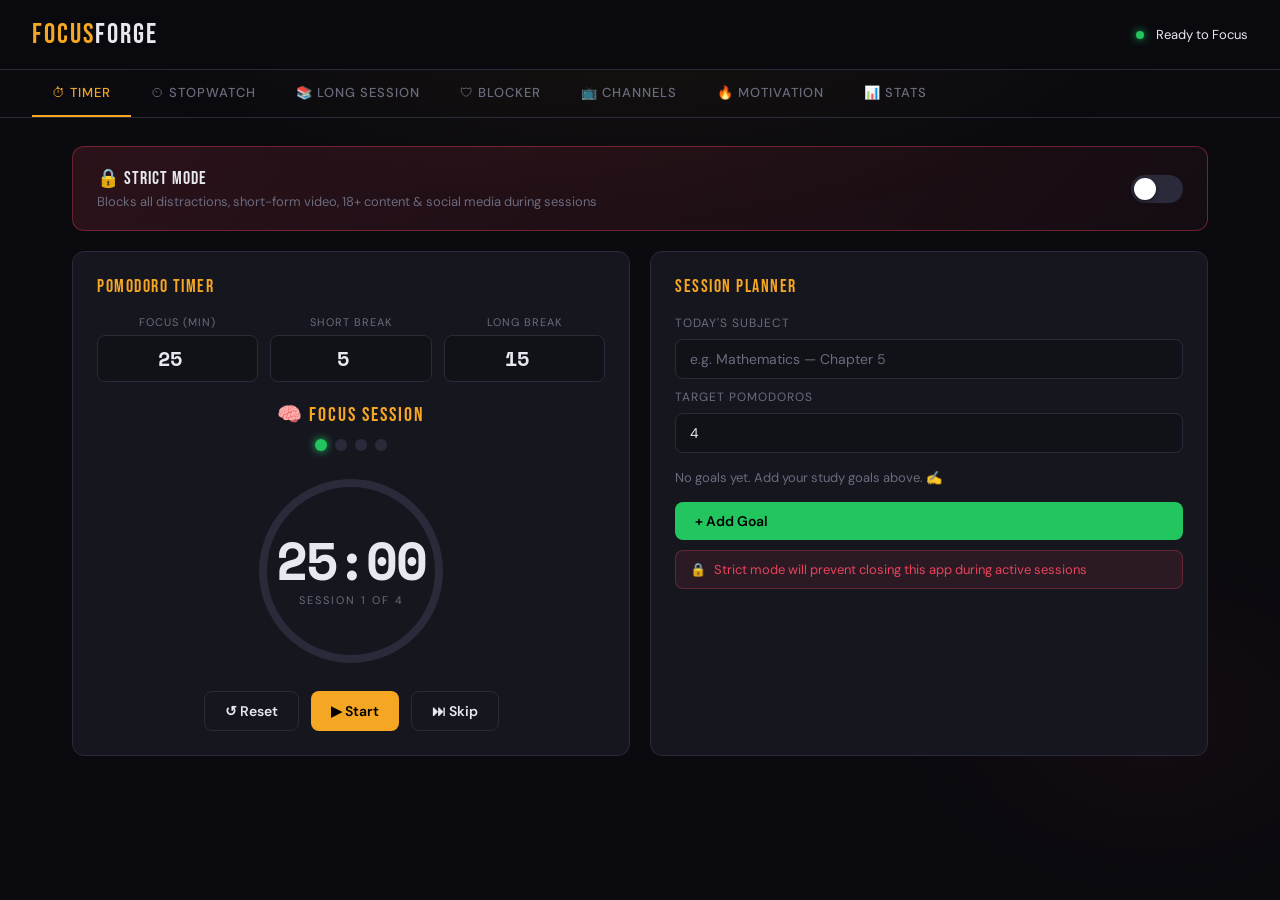
<file: index.html>
<!DOCTYPE html>
<html lang="en">
<head>
<meta charset="UTF-8">
<meta name="viewport" content="width=device-width, initial-scale=1.0">
<title>FocusForge — Study Command Center</title>
<link href="https://fonts.googleapis.com/css2?family=Space+Mono:wght@400;700&family=Bebas+Neue&family=DM+Sans:wght@300;400;500;600&display=swap" rel="stylesheet">
<style>
  :root {
    --bg: #0a0a0f;
    --surface: #111118;
    --card: #16161f;
    --border: #2a2a3a;
    --accent: #f5a623;
    --accent2: #e8435a;
    --green: #22c55e;
    --blue: #3b82f6;
    --purple: #a855f7;
    --text: #e8e8f0;
    --muted: #6b6b7e;
    --mono: 'Space Mono', monospace;
    --display: 'Bebas Neue', cursive;
    --body: 'DM Sans', sans-serif;
  }
  * { margin:0; padding:0; box-sizing:border-box; }
  body {
    background: var(--bg);
    color: var(--text);
    font-family: var(--body);
    min-height: 100vh;
    overflow-x: hidden;
  }
  body::before {
    content: '';
    position: fixed;
    inset: 0;
    background: radial-gradient(ellipse 80% 60% at 50% -10%, rgba(245,166,35,0.08) 0%, transparent 60%),
                radial-gradient(ellipse 40% 40% at 90% 80%, rgba(232,67,90,0.05) 0%, transparent 50%);
    pointer-events: none;
    z-index: 0;
  }

  /* LAYOUT */
  .app { position: relative; z-index: 1; }
  header {
    display: flex; align-items: center; justify-content: space-between;
    padding: 18px 32px;
    border-bottom: 1px solid var(--border);
    background: rgba(10,10,15,0.9);
    backdrop-filter: blur(10px);
    position: sticky; top: 0; z-index: 100;
  }
  .logo { font-family: var(--display); font-size: 28px; letter-spacing: 2px; color: var(--accent); }
  .logo span { color: var(--text); }
  .header-status { display: flex; align-items: center; gap: 12px; font-size: 13px; }
  .status-dot { width: 8px; height: 8px; border-radius: 50%; background: var(--green); box-shadow: 0 0 8px var(--green); animation: pulse 2s infinite; }
  @keyframes pulse { 0%,100%{opacity:1} 50%{opacity:.4} }

  nav {
    display: flex; gap: 0;
    padding: 0 32px;
    border-bottom: 1px solid var(--border);
    overflow-x: auto;
  }
  nav button {
    background: none; border: none; color: var(--muted);
    font-family: var(--body); font-size: 13px; font-weight: 500;
    padding: 14px 20px; cursor: pointer; white-space: nowrap;
    border-bottom: 2px solid transparent; transition: all .2s;
    text-transform: uppercase; letter-spacing: 1px;
  }
  nav button.active { color: var(--accent); border-bottom-color: var(--accent); }
  nav button:hover { color: var(--text); }

  .main { max-width: 1200px; margin: 0 auto; padding: 28px 32px; }

  /* CARDS */
  .card {
    background: var(--card);
    border: 1px solid var(--border);
    border-radius: 12px;
    padding: 24px;
  }
  .card-title {
    font-family: var(--display); font-size: 18px;
    letter-spacing: 1.5px; color: var(--accent); margin-bottom: 18px;
  }
  .grid-2 { display: grid; grid-template-columns: 1fr 1fr; gap: 20px; }
  .grid-3 { display: grid; grid-template-columns: 1fr 1fr 1fr; gap: 20px; }

  /* BUTTONS */
  .btn {
    border: none; border-radius: 8px; padding: 10px 20px;
    font-family: var(--body); font-size: 14px; font-weight: 600;
    cursor: pointer; transition: all .2s; display: inline-flex;
    align-items: center; gap: 8px;
  }
  .btn-primary { background: var(--accent); color: #000; }
  .btn-primary:hover { background: #ffc145; transform: translateY(-1px); }
  .btn-danger { background: var(--accent2); color: #fff; }
  .btn-danger:hover { background: #ff5570; }
  .btn-ghost { background: transparent; border: 1px solid var(--border); color: var(--text); }
  .btn-ghost:hover { border-color: var(--accent); color: var(--accent); }
  .btn-green { background: var(--green); color: #000; }
  .btn-green:hover { background: #4ade80; }
  .btn-sm { padding: 6px 14px; font-size: 12px; }
  .btn:disabled { opacity: .4; cursor: not-allowed; transform: none; }

  /* TIMER SECTION */
  .timer-ring-wrap {
    display: flex; align-items: center; justify-content: center;
    position: relative; margin: 20px auto;
  }
  .timer-ring svg { transform: rotate(-90deg); }
  .timer-ring circle { transition: stroke-dashoffset 1s linear; }
  .timer-display {
    position: absolute; text-align: center;
  }
  .timer-time {
    font-family: var(--mono); font-size: 52px; font-weight: 700;
    color: var(--text); letter-spacing: -2px; line-height: 1;
  }
  .timer-label { font-size: 11px; color: var(--muted); text-transform: uppercase; letter-spacing: 2px; margin-top: 6px; }
  .timer-phase {
    font-family: var(--display); font-size: 20px; letter-spacing: 2px;
    color: var(--accent); text-align: center; margin-bottom: 8px;
  }
  .timer-controls { display: flex; justify-content: center; gap: 12px; margin-top: 16px; }

  /* STOPWATCH */
  .sw-display {
    font-family: var(--mono); font-size: 56px; font-weight: 700;
    text-align: center; letter-spacing: -2px; color: var(--text);
    padding: 20px 0;
  }
  .sw-ms { font-size: 28px; color: var(--muted); }

  /* POMODORO SETTINGS */
  .pomo-settings { display: grid; grid-template-columns: repeat(3,1fr); gap: 12px; margin-bottom: 20px; }
  .pomo-set-item { text-align: center; }
  .pomo-set-item label { font-size: 11px; color: var(--muted); text-transform: uppercase; letter-spacing: 1px; display: block; margin-bottom: 6px; }
  .pomo-set-item input {
    width: 100%; text-align: center; background: var(--surface); border: 1px solid var(--border);
    color: var(--text); border-radius: 8px; padding: 8px; font-family: var(--mono);
    font-size: 20px; font-weight: 700;
  }
  .pomo-set-item input:focus { outline: none; border-color: var(--accent); }

  /* SESSION PROGRESS */
  .pomo-dots { display: flex; justify-content: center; gap: 8px; margin: 12px 0; }
  .pomo-dot { width: 12px; height: 12px; border-radius: 50%; background: var(--border); transition: all .3s; }
  .pomo-dot.done { background: var(--accent); box-shadow: 0 0 8px var(--accent); }
  .pomo-dot.active { background: var(--green); box-shadow: 0 0 8px var(--green); animation: pulse 1s infinite; }

  /* STRICT MODE TOGGLE */
  .strict-banner {
    background: linear-gradient(135deg, rgba(232,67,90,0.15), rgba(232,67,90,0.05));
    border: 1px solid rgba(232,67,90,0.4);
    border-radius: 12px; padding: 20px 24px;
    display: flex; align-items: center; justify-content: space-between;
    margin-bottom: 20px;
  }
  .strict-banner.active {
    background: linear-gradient(135deg, rgba(232,67,90,0.25), rgba(232,67,90,0.1));
    border-color: var(--accent2);
  }
  .toggle {
    width: 52px; height: 28px; background: var(--border);
    border-radius: 14px; cursor: pointer; position: relative;
    transition: background .3s; flex-shrink: 0;
  }
  .toggle::after {
    content: ''; position: absolute; top: 3px; left: 3px;
    width: 22px; height: 22px; background: #fff;
    border-radius: 50%; transition: transform .3s; box-shadow: 0 2px 4px rgba(0,0,0,.4);
  }
  .toggle.on { background: var(--accent2); }
  .toggle.on::after { transform: translateX(24px); }

  /* BLOCKLIST */
  .block-list { display: flex; flex-direction: column; gap: 10px; max-height: 280px; overflow-y: auto; }
  .block-item {
    display: flex; align-items: center; justify-content: space-between;
    background: var(--surface); border: 1px solid var(--border);
    border-radius: 8px; padding: 10px 14px;
  }
  .block-item.blocked { border-left: 3px solid var(--accent2); }
  .block-item.allowed { border-left: 3px solid var(--green); }
  .block-item-left { display: flex; align-items: center; gap: 10px; }
  .block-icon { width: 32px; height: 32px; border-radius: 6px; display: flex; align-items: center; justify-content: center; font-size: 16px; }
  .block-name { font-size: 14px; font-weight: 500; }
  .block-reason { font-size: 11px; color: var(--muted); }
  .block-badge {
    font-size: 10px; font-weight: 700; padding: 3px 8px;
    border-radius: 4px; text-transform: uppercase; letter-spacing: 1px;
  }
  .badge-blocked { background: rgba(232,67,90,.2); color: var(--accent2); }
  .badge-allowed { background: rgba(34,197,94,.2); color: var(--green); }

  /* ADD CHANNEL INPUT */
  .add-row { display: flex; gap: 10px; margin-top: 14px; }
  .input-field {
    flex: 1; background: var(--surface); border: 1px solid var(--border);
    color: var(--text); border-radius: 8px; padding: 10px 14px;
    font-family: var(--body); font-size: 14px;
  }
  .input-field:focus { outline: none; border-color: var(--accent); }
  .input-field::placeholder { color: var(--muted); }

  /* REWARDS */
  .reward-popup {
    position: fixed; inset: 0; background: rgba(0,0,0,.85);
    display: flex; align-items: center; justify-content: center;
    z-index: 1000; backdrop-filter: blur(8px);
    animation: fadeIn .3s ease;
  }
  @keyframes fadeIn { from{opacity:0;transform:scale(.95)} to{opacity:1;transform:scale(1)} }
  .reward-card {
    background: var(--card); border: 2px solid var(--accent);
    border-radius: 20px; padding: 48px; text-align: center;
    max-width: 480px; position: relative; overflow: hidden;
  }
  .reward-card::before {
    content: '';
    position: absolute; inset: 0;
    background: radial-gradient(ellipse at top, rgba(245,166,35,0.15), transparent 60%);
    pointer-events: none;
  }
  .reward-emoji { font-size: 72px; margin-bottom: 16px; display: block; animation: bounce 1s infinite; }
  @keyframes bounce { 0%,100%{transform:translateY(0)} 50%{transform:translateY(-10px)} }
  .reward-title { font-family: var(--display); font-size: 42px; letter-spacing: 3px; color: var(--accent); margin-bottom: 8px; }
  .reward-msg { color: var(--muted); font-size: 16px; line-height: 1.6; margin-bottom: 24px; }
  .reward-badge { display: inline-block; background: rgba(245,166,35,.15); border: 1px solid var(--accent); border-radius: 8px; padding: 8px 20px; font-size: 13px; color: var(--accent); font-weight: 600; margin-bottom: 24px; }
  .confetti { position: absolute; width: 100%; height: 100%; pointer-events: none; overflow: hidden; }

  /* MOTIVATION */
  .quote-card {
    background: linear-gradient(135deg, var(--card), var(--surface));
    border: 1px solid var(--border);
    border-left: 4px solid var(--accent);
    border-radius: 12px; padding: 24px;
    position: relative; overflow: hidden;
  }
  .quote-text { font-size: 20px; font-style: italic; line-height: 1.6; color: var(--text); margin-bottom: 16px; }
  .quote-author { font-family: var(--mono); font-size: 12px; color: var(--accent); text-transform: uppercase; letter-spacing: 2px; }
  .quote-prev-btn, .quote-next-btn {
    background: var(--surface); border: 1px solid var(--border);
    color: var(--text); border-radius: 8px; padding: 8px 16px;
    cursor: pointer; font-size: 18px; transition: all .2s;
  }
  .quote-prev-btn:hover, .quote-next-btn:hover { border-color: var(--accent); color: var(--accent); }

  /* STATS */
  .stat-box {
    background: var(--surface); border: 1px solid var(--border);
    border-radius: 10px; padding: 18px; text-align: center;
  }
  .stat-num { font-family: var(--mono); font-size: 32px; font-weight: 700; color: var(--accent); }
  .stat-lbl { font-size: 11px; color: var(--muted); text-transform: uppercase; letter-spacing: 1px; margin-top: 4px; }

  /* NOTIFICATION TOAST */
  .toast {
    position: fixed; bottom: 24px; right: 24px;
    background: var(--card); border: 1px solid var(--accent);
    border-radius: 10px; padding: 14px 20px;
    font-size: 14px; color: var(--text); z-index: 999;
    transform: translateY(80px); opacity: 0;
    transition: all .3s ease; max-width: 320px;
    display: flex; align-items: center; gap: 10px;
  }
  .toast.show { transform: translateY(0); opacity: 1; }
  .toast.error { border-color: var(--accent2); }

  /* TABS */
  .tab-content { display: none; }
  .tab-content.active { display: block; }

  /* LONG FORM SESSION */
  .lf-goal {
    background: var(--surface); border: 1px solid var(--border);
    border-radius: 10px; padding: 16px 20px;
    display: flex; align-items: center; justify-content: space-between;
    margin-bottom: 10px;
  }
  .lf-goal-text { font-size: 14px; }
  .lf-progress { height: 4px; background: var(--border); border-radius: 2px; margin-top: 6px; }
  .lf-progress-bar { height: 100%; background: var(--green); border-radius: 2px; transition: width .5s; }

  /* SCROLLBAR */
  ::-webkit-scrollbar { width: 6px; }
  ::-webkit-scrollbar-track { background: var(--surface); }
  ::-webkit-scrollbar-thumb { background: var(--border); border-radius: 3px; }
  ::-webkit-scrollbar-thumb:hover { background: var(--muted); }

  /* SECTION HEADER */
  .section-header { display: flex; align-items: center; justify-content: space-between; margin-bottom: 20px; }
  .section-title { font-family: var(--display); font-size: 22px; letter-spacing: 2px; }

  /* LONG FORM */
  .lf-time-big {
    font-family: var(--mono); font-size: 80px; font-weight: 700;
    text-align: center; letter-spacing: -4px; color: var(--text);
    line-height: 1; padding: 10px 0;
  }
  .lf-time-big span { color: var(--accent); }

  /* STRICT WARNING */
  .strict-warning {
    display: none; background: rgba(232,67,90,.1); border: 1px solid rgba(232,67,90,.3);
    border-radius: 8px; padding: 10px 14px; font-size: 13px; color: var(--accent2);
    margin-top: 10px; align-items: center; gap: 8px;
  }
  .strict-warning.show { display: flex; }

  /* CHANNEL TAG */
  .channel-tag {
    display: inline-flex; align-items: center; gap: 6px;
    background: rgba(34,197,94,.1); border: 1px solid rgba(34,197,94,.3);
    border-radius: 6px; padding: 5px 10px; font-size: 12px; color: var(--green);
    margin: 4px;
  }
  .channel-tag button { background: none; border: none; color: var(--muted); cursor: pointer; font-size: 14px; padding: 0; line-height: 1; }
  .channel-tag button:hover { color: var(--accent2); }

  .info-pill {
    display: inline-flex; align-items: center; gap: 6px;
    background: rgba(59,130,246,.1); border: 1px solid rgba(59,130,246,.25);
    border-radius: 6px; padding: 6px 12px; font-size: 12px; color: #93c5fd;
  }

  @media(max-width:768px) {
    .main { padding: 20px 16px; }
    .grid-2, .grid-3 { grid-template-columns: 1fr; }
    nav { padding: 0 16px; }
    header { padding: 14px 16px; }
    .timer-time { font-size: 40px; }
    .lf-time-big { font-size: 56px; }
  }
</style>
</head>
<body>
<div class="app">

<!-- HEADER -->
<header>
  <div class="logo">Focus<span>Forge</span></div>
  <div class="header-status">
    <div class="status-dot" id="headerDot"></div>
    <span id="headerStatus">Ready to Focus</span>
    <div class="info-pill" id="strictBadge" style="display:none">🔒 STRICT MODE ON</div>
  </div>
</header>

<!-- NAV -->
<nav>
  <button class="active" onclick="switchTab('timer')">⏱ Timer</button>
  <button onclick="switchTab('stopwatch')">⏲ Stopwatch</button>
  <button onclick="switchTab('longform')">📚 Long Session</button>
  <button onclick="switchTab('blocker')">🛡 Blocker</button>
  <button onclick="switchTab('channels')">📺 Channels</button>
  <button onclick="switchTab('motivation')">🔥 Motivation</button>
  <button onclick="switchTab('stats')">📊 Stats</button>
</nav>

<div class="main">

<!-- ═══════════ TAB: TIMER (Pomodoro) ═══════════ -->
<div class="tab-content active" id="tab-timer">

  <!-- Strict Mode Banner -->
  <div class="strict-banner" id="strictBanner">
    <div>
      <div style="font-family:var(--display);font-size:18px;letter-spacing:1px;margin-bottom:4px;">🔒 STRICT MODE</div>
      <div style="font-size:13px;color:var(--muted);">Blocks all distractions, short-form video, 18+ content & social media during sessions</div>
    </div>
    <div class="toggle" id="strictToggle" onclick="toggleStrict()"></div>
  </div>

  <div class="grid-2">
    <!-- Pomodoro Timer -->
    <div class="card">
      <div class="card-title">POMODORO TIMER</div>

      <div class="pomo-settings">
        <div class="pomo-set-item">
          <label>Focus (min)</label>
          <input type="number" id="focusMin" value="25" min="1" max="90" onchange="resetPomodoro()">
        </div>
        <div class="pomo-set-item">
          <label>Short Break</label>
          <input type="number" id="shortBreak" value="5" min="1" max="30" onchange="resetPomodoro()">
        </div>
        <div class="pomo-set-item">
          <label>Long Break</label>
          <input type="number" id="longBreak" value="15" min="5" max="60" onchange="resetPomodoro()">
        </div>
      </div>

      <div class="timer-phase" id="pomoPhase">FOCUS SESSION</div>
      <div class="pomo-dots" id="pomoDots"></div>

      <div class="timer-ring-wrap">
        <svg width="200" height="200">
          <circle cx="100" cy="100" r="88" fill="none" stroke="#2a2a3a" stroke-width="8"/>
          <circle id="pomoArc" cx="100" cy="100" r="88" fill="none" stroke="#f5a623" stroke-width="8"
            stroke-linecap="round" stroke-dasharray="552.9" stroke-dashoffset="0"/>
        </svg>
        <div class="timer-display">
          <div class="timer-time" id="pomoTime">25:00</div>
          <div class="timer-label" id="pomoSessions">Session 1 of 4</div>
        </div>
      </div>

      <div class="timer-controls">
        <button class="btn btn-ghost" onclick="resetPomodoro()">↺ Reset</button>
        <button class="btn btn-primary" id="pomoBtnStart" onclick="togglePomodoro()">▶ Start</button>
        <button class="btn btn-ghost" onclick="skipPomodoro()">⏭ Skip</button>
      </div>
    </div>

    <!-- Today's Schedule -->
    <div class="card">
      <div class="card-title">SESSION PLANNER</div>
      <div style="margin-bottom:16px;">
        <label style="font-size:12px;color:var(--muted);text-transform:uppercase;letter-spacing:1px;display:block;margin-bottom:8px;">Today's Subject</label>
        <input class="input-field" id="subjectInput" placeholder="e.g. Mathematics — Chapter 5" style="width:100%;margin-bottom:10px;">
        <label style="font-size:12px;color:var(--muted);text-transform:uppercase;letter-spacing:1px;display:block;margin-bottom:8px;">Target Pomodoros</label>
        <input class="input-field" type="number" id="targetPomos" value="4" min="1" max="20" style="width:100%;">
      </div>
      <div id="sessionGoals" style="margin-bottom:16px;"></div>
      <button class="btn btn-green" style="width:100%" onclick="addGoal()">+ Add Goal</button>

      <div class="strict-warning show" id="strictWarnTimer">
        <span>🔒</span>
        <span>Strict mode will prevent closing this app during active sessions</span>
      </div>
    </div>
  </div>
</div>

<!-- ═══════════ TAB: STOPWATCH ═══════════ -->
<div class="tab-content" id="tab-stopwatch">
  <div class="card" style="max-width:500px;margin:0 auto;text-align:center;">
    <div class="card-title" style="text-align:center;">STOPWATCH</div>
    <div class="sw-display">
      <span id="swH">00</span>:<span id="swM">00</span>:<span id="swS">00</span><span class="sw-ms">.<span id="swMs">00</span></span>
    </div>
    <div style="display:flex;justify-content:center;gap:12px;margin-top:16px;margin-bottom:20px;">
      <button class="btn btn-ghost" onclick="swReset()">↺ Reset</button>
      <button class="btn btn-primary" id="swBtn" onclick="swToggle()">▶ Start</button>
      <button class="btn btn-ghost" onclick="swLap()">🏁 Lap</button>
    </div>
    <div id="swLaps" style="max-height:200px;overflow-y:auto;"></div>
  </div>
</div>

<!-- ═══════════ TAB: LONG FORM ═══════════ -->
<div class="tab-content" id="tab-longform">
  <div class="grid-2" style="align-items:start;">
    <div class="card">
      <div class="card-title">LONG FORM SESSION</div>
      <p style="font-size:13px;color:var(--muted);margin-bottom:20px;">For deep work sessions — 1 to 8 hours of uninterrupted study</p>

      <div style="margin-bottom:16px;">
        <label style="font-size:12px;color:var(--muted);text-transform:uppercase;letter-spacing:1px;display:block;margin-bottom:8px;">Session Duration (hours)</label>
        <div style="display:flex;gap:8px;flex-wrap:wrap;">
          <button class="btn btn-ghost btn-sm lf-dur-btn" onclick="setLfDur(1)">1h</button>
          <button class="btn btn-ghost btn-sm lf-dur-btn" onclick="setLfDur(2)">2h</button>
          <button class="btn btn-ghost btn-sm lf-dur-btn" onclick="setLfDur(3)">3h</button>
          <button class="btn btn-ghost btn-sm lf-dur-btn" onclick="setLfDur(4)">4h</button>
          <button class="btn btn-ghost btn-sm lf-dur-btn" onclick="setLfDur(6)">6h</button>
          <button class="btn btn-ghost btn-sm lf-dur-btn" onclick="setLfDur(8)">8h</button>
        </div>
        <div style="display:flex;gap:8px;margin-top:10px;">
          <input class="input-field" type="number" id="lfCustomHr" placeholder="Custom hours" min="0.5" max="12" step="0.5" style="flex:1">
          <button class="btn btn-ghost" onclick="setLfDurCustom()">Set</button>
        </div>
      </div>

      <div id="lfSessionName" style="margin-bottom:16px;">
        <label style="font-size:12px;color:var(--muted);text-transform:uppercase;letter-spacing:1px;display:block;margin-bottom:8px;">Session Name</label>
        <input class="input-field" id="lfNameInput" placeholder="e.g. JEE Mains — Physics" style="width:100%">
      </div>

      <div class="lf-time-big"><span id="lfH">02</span>:<span id="lfM">00</span>:<span id="lfS">00</span></div>

      <div style="background:var(--surface);border-radius:8px;height:8px;margin:16px 0;overflow:hidden;">
        <div id="lfBar" style="height:100%;background:linear-gradient(90deg,var(--accent),var(--accent2));width:0%;border-radius:8px;transition:width .5s;"></div>
      </div>
      <div style="font-size:12px;color:var(--muted);text-align:center;margin-bottom:16px;" id="lfPercent">0% complete</div>

      <div style="display:flex;gap:10px;">
        <button class="btn btn-ghost" style="flex:1" onclick="lfReset()">↺ Reset</button>
        <button class="btn btn-primary" style="flex:2" id="lfBtn" onclick="lfToggle()">▶ Start Session</button>
      </div>
    </div>

    <div>
      <div class="card" style="margin-bottom:20px;">
        <div class="card-title">MILESTONE REWARDS</div>
        <div id="lfMilestones"></div>
      </div>
      <div class="card">
        <div class="card-title">DEEP WORK TIPS</div>
        <div style="font-size:13px;color:var(--muted);line-height:1.8;">
          <p>🎧 Use noise-cancelling headphones or lo-fi music</p>
          <p style="margin-top:8px">📵 Phone in another room — not just silent</p>
          <p style="margin-top:8px">💧 Keep water nearby. No phone for breaks.</p>
          <p style="margin-top:8px">📝 Write your ONE goal before starting</p>
          <p style="margin-top:8px">🌡 Keep room slightly cool (18–21°C)</p>
        </div>
      </div>
    </div>
  </div>
</div>

<!-- ═══════════ TAB: BLOCKER ═══════════ -->
<div class="tab-content" id="tab-blocker">
  <div class="grid-2" style="align-items:start;">
    <div>
      <div class="card" style="margin-bottom:20px;">
        <div class="card-title">🚫 BLOCKED BY DEFAULT</div>
        <p style="font-size:13px;color:var(--muted);margin-bottom:16px;">These are always blocked during study sessions. Strict Mode enforces this.</p>
        <div class="block-list" id="defaultBlockList"></div>
      </div>
      <div class="card">
        <div class="card-title">+ ADD CUSTOM BLOCK</div>
        <div class="add-row">
          <input class="input-field" id="customBlockInput" placeholder="e.g. reddit.com or tiktok.com">
          <button class="btn btn-danger" onclick="addCustomBlock()">Block</button>
        </div>
        <div id="customBlockList" style="margin-top:14px;"></div>
      </div>
    </div>

    <div class="card">
      <div class="card-title">🔒 STRICT MODE CONTROLS</div>
      <div style="display:flex;flex-direction:column;gap:14px;">
        <div class="block-item">
          <div class="block-item-left">
            <div class="block-icon" style="background:rgba(232,67,90,.15);">📱</div>
            <div>
              <div class="block-name">Short-form Video</div>
              <div class="block-reason">YT Shorts, Reels, TikTok, Moj</div>
            </div>
          </div>
          <div class="toggle on"></div>
        </div>
        <div class="block-item">
          <div class="block-item-left">
            <div class="block-icon" style="background:rgba(232,67,90,.15);">🔞</div>
            <div>
              <div class="block-name">18+ Content</div>
              <div class="block-reason">Adult websites & restricted YouTube</div>
            </div>
          </div>
          <div class="toggle on"></div>
        </div>
        <div class="block-item">
          <div class="block-item-left">
            <div class="block-icon" style="background:rgba(232,67,90,.15);">💬</div>
            <div>
              <div class="block-name">Social Media</div>
              <div class="block-reason">Instagram, Twitter/X, Snapchat</div>
            </div>
          </div>
          <div class="toggle on"></div>
        </div>
        <div class="block-item">
          <div class="block-item-left">
            <div class="block-icon" style="background:rgba(232,67,90,.15);">🎮</div>
            <div>
              <div class="block-name">Gaming Sites</div>
              <div class="block-reason">Steam, Twitch, gaming portals</div>
            </div>
          </div>
          <div class="toggle on"></div>
        </div>
        <div class="block-item">
          <div class="block-item-left">
            <div class="block-icon" style="background:rgba(34,197,94,.15);">📺</div>
            <div>
              <div class="block-name">YouTube (Whitelisted Only)</div>
              <div class="block-reason">Only your approved channels allowed</div>
            </div>
          </div>
          <div class="toggle on"></div>
        </div>
        <div class="block-item">
          <div class="block-item-left">
            <div class="block-icon" style="background:rgba(245,166,35,.15);">🗑</div>
            <div>
              <div class="block-name">Anti-Uninstall Lock</div>
              <div class="block-reason">Hides uninstall option during sessions</div>
            </div>
          </div>
          <div class="toggle on"></div>
        </div>
      </div>

      <div style="margin-top:20px;padding:14px;background:rgba(245,166,35,.08);border:1px solid rgba(245,166,35,.2);border-radius:8px;font-size:12px;color:var(--muted);line-height:1.7;">
        <strong style="color:var(--accent);">ℹ️ Browser Extension Required</strong><br>
        For full blocking to work in your browser, install the FocusForge Chrome/Firefox extension. This dashboard syncs with the extension to enforce all rules in real-time.
      </div>
    </div>
  </div>
</div>

<!-- ═══════════ TAB: CHANNELS ═══════════ -->
<div class="tab-content" id="tab-channels">
  <div class="grid-2" style="align-items:start;">
    <div class="card">
      <div class="card-title">✅ ALLOWED YOUTUBE CHANNELS</div>
      <p style="font-size:13px;color:var(--muted);margin-bottom:16px;">Only these channels can be watched during study sessions. All other YouTube content is blocked.</p>
      <div id="allowedChannels" style="margin-bottom:14px;"></div>
      <div class="add-row">
        <input class="input-field" id="channelInput" placeholder="Channel name e.g. 3Blue1Brown">
        <button class="btn btn-green" onclick="addChannel()">+ Allow</button>
      </div>
    </div>

    <div class="card">
      <div class="card-title">🎓 STUDY MODE — YOUTUBE</div>
      <div style="display:flex;flex-direction:column;gap:14px;">
        <div style="background:var(--surface);border-radius:8px;padding:14px;">
          <div style="font-size:13px;font-weight:600;margin-bottom:6px;">Blocks in Study Mode:</div>
          <div style="font-size:13px;color:var(--muted);line-height:2;">
            ✗ YouTube Shorts feed<br>
            ✗ Recommended / autoplay<br>
            ✗18+ / age-restricted content<br>
            ✗ Comments section<br>
            ✗ Non-whitelisted channels<br>
            ✗ Live streams (except educational)
          </div>
        </div>
        <div style="background:var(--surface);border-radius:8px;padding:14px;">
          <div style="font-size:13px;font-weight:600;margin-bottom:6px;">Allowed in Study Mode:</div>
          <div style="font-size:13px;color:var(--green);line-height:2;">
            ✓ Whitelisted channel videos<br>
            ✓ Search (educational only)<br>
            ✓ Playlists from allowed channels<br>
            ✓ Video playback only
          </div>
        </div>
      </div>
    </div>
  </div>
</div>

<!-- ═══════════ TAB: MOTIVATION ═══════════ -->
<div class="tab-content" id="tab-motivation">
  <div style="max-width:680px;margin:0 auto;">
    <div class="quote-card" style="margin-bottom:24px;">
      <div style="font-size:11px;color:var(--muted);text-transform:uppercase;letter-spacing:2px;margin-bottom:16px;" id="quoteDate"></div>
      <div class="quote-text" id="quoteText"></div>
      <div class="quote-author" id="quoteAuthor"></div>
      <div style="display:flex;gap:10px;margin-top:20px;">
        <button class="quote-prev-btn" onclick="prevQuote()">←</button>
        <button class="btn btn-ghost" style="flex:1" onclick="randomQuote()">🎲 Random Quote</button>
        <button class="quote-next-btn" onclick="nextQuote()">→</button>
      </div>
    </div>

    <div class="card" style="margin-bottom:20px;">
      <div class="card-title">HALL OF DISCIPLINE</div>
      <div style="display:grid;grid-template-columns:repeat(3,1fr);gap:14px;" id="successPeople"></div>
    </div>

    <div class="card">
      <div class="card-title">YOUR STREAK</div>
      <div style="display:flex;align-items:center;gap:16px;">
        <div style="font-family:var(--display);font-size:72px;color:var(--accent);line-height:1;" id="streakNum">0</div>
        <div>
          <div style="font-size:18px;font-weight:600;">day streak 🔥</div>
          <div style="font-size:13px;color:var(--muted);margin-top:4px;">Keep going. Every session counts.</div>
          <button class="btn btn-ghost btn-sm" style="margin-top:10px;" onclick="claimStreak()">✓ Mark Today Complete</button>
        </div>
      </div>
    </div>
  </div>
</div>

<!-- ═══════════ TAB: STATS ═══════════ -->
<div class="tab-content" id="tab-stats">
  <div class="grid-3" style="margin-bottom:20px;">
    <div class="stat-box">
      <div class="stat-num" id="statPomos">0</div>
      <div class="stat-lbl">Pomodoros Today</div>
    </div>
    <div class="stat-box">
      <div class="stat-num" id="statFocusTime">0h 0m</div>
      <div class="stat-lbl">Focus Time Today</div>
    </div>
    <div class="stat-box">
      <div class="stat-num" id="statStreak">0</div>
      <div class="stat-lbl">Day Streak</div>
    </div>
  </div>
  <div class="grid-2">
    <div class="card">
      <div class="card-title">SESSION HISTORY</div>
      <div id="sessionHistory" style="max-height:300px;overflow-y:auto;font-size:13px;color:var(--muted);">
        No sessions yet. Start your first session! 🚀
      </div>
    </div>
    <div class="card">
      <div class="card-title">ACHIEVEMENTS</div>
      <div id="achievements" style="display:flex;flex-direction:column;gap:10px;"></div>
    </div>
  </div>
</div>

</div><!-- .main -->
</div><!-- .app -->

<!-- REWARD POPUP -->
<div class="reward-popup" id="rewardPopup" style="display:none;">
  <div class="reward-card">
    <span class="reward-emoji" id="rewardEmoji">🏆</span>
    <div class="reward-title" id="rewardTitle">SESSION COMPLETE!</div>
    <div class="reward-msg" id="rewardMsg">You crushed it. Take a well-earned break.</div>
    <div class="reward-badge" id="rewardBadge">+25 XP Earned</div>
    <div id="rewardQuote" style="font-size:13px;color:var(--muted);font-style:italic;margin-bottom:20px;"></div>
    <button class="btn btn-primary" onclick="closeReward()">Continue →</button>
  </div>
</div>

<!-- TOAST -->
<div class="toast" id="toast">
  <span id="toastIcon">✓</span>
  <span id="toastMsg">Done!</span>
</div>

<script>
// ═══════════════════════════════════════
// STATE
// ═══════════════════════════════════════
const state = {
  // Pomodoro
  pomoRunning: false,
  pomoInterval: null,
  pomoPhase: 'focus', // 'focus','short','long'
  pomoSession: 1,
  pomoTotalSessions: 4,
  pomoSecsLeft: 0,
  pomoTotalSecs: 0,
  pomoCycleCount: 0,
  // Stopwatch
  swRunning: false,
  swInterval: null,
  swMs: 0,
  swLaps: [],
  // Long form
  lfRunning: false,
  lfInterval: null,
  lfDurSecs: 7200,
  lfSecsElapsed: 0,
  lfMilestones: [25, 50, 75, 100],
  lfMilestonesHit: [],
  // Blocker
  customBlocks: [],
  allowedChannels: [],
  // Stats
  totalPomos: 0,
  totalFocusSecs: 0,
  streak: 0,
  sessions: [],
  // XP
  xp: 0,
  // Strict
  strictMode: false,
  // Goals
  goals: [],
};

// ═══════════════════════════════════════
// INIT
// ═══════════════════════════════════════
function init() {
  loadFromStorage();
  renderDefaultBlockList();
  renderCustomBlocks();
  renderAllowedChannels();
  renderGoals();
  renderMilestones();
  renderAchievements();
  renderSuccessPeople();
  renderSessionHistory();
  updateStats();
  buildPomoDots();
  setPomoTime();
  updateStreakDisplay();
  document.getElementById('quoteDate').textContent = new Date().toLocaleDateString('en-US',{weekday:'long',month:'long',day:'numeric'});
  showQuote(currentQuoteIndex);
}

// ═══════════════════════════════════════
// TABS
// ═══════════════════════════════════════
function switchTab(name) {
  document.querySelectorAll('.tab-content').forEach(el=>el.classList.remove('active'));
  document.querySelectorAll('nav button').forEach(el=>el.classList.remove('active'));
  document.getElementById('tab-'+name).classList.add('active');
  const btns = document.querySelectorAll('nav button');
  const names = ['timer','stopwatch','longform','blocker','channels','motivation','stats'];
  btns[names.indexOf(name)].classList.add('active');
}

// ═══════════════════════════════════════
// POMODORO
// ═══════════════════════════════════════
function setPomoTime() {
  const focusMins = parseInt(document.getElementById('focusMin').value)||25;
  const shortMins = parseInt(document.getElementById('shortBreak').value)||5;
  const longMins = parseInt(document.getElementById('longBreak').value)||15;

  let secs;
  if (state.pomoPhase==='focus') secs = focusMins*60;
  else if (state.pomoPhase==='short') secs = shortMins*60;
  else secs = longMins*60;

  state.pomoSecsLeft = secs;
  state.pomoTotalSecs = secs;
  updatePomoDisplay();
}

function buildPomoDots() {
  const dots = document.getElementById('pomoDots');
  dots.innerHTML = '';
  for(let i=1;i<=4;i++){
    const d = document.createElement('div');
    d.className = 'pomo-dot' + (i<state.pomoSession?' done':i===state.pomoSession?' active':'');
    dots.appendChild(d);
  }
}

function updatePomoDisplay() {
  const m = Math.floor(state.pomoSecsLeft/60);
  const s = state.pomoSecsLeft%60;
  document.getElementById('pomoTime').textContent = pad(m)+':'+pad(s);
  const arc = document.getElementById('pomoArc');
  const total = 2*Math.PI*88;
  const progress = 1 - (state.pomoSecsLeft/state.pomoTotalSecs);
  arc.style.strokeDashoffset = total*(1-progress);

  // Phase label
  const phaseLabels = {focus:'🧠 FOCUS SESSION',short:'☕ SHORT BREAK',long:'🛌 LONG BREAK'};
  document.getElementById('pomoPhase').textContent = phaseLabels[state.pomoPhase];
  document.getElementById('pomoSessions').textContent = `Session ${state.pomoSession} of 4`;

  // Arc color
  const colors = {focus:'#f5a623',short:'#22c55e',long:'#3b82f6'};
  arc.style.stroke = colors[state.pomoPhase];
}

function togglePomodoro() {
  if(state.pomoRunning) pausePomodoro();
  else startPomodoro();
}

function startPomodoro() {
  if(state.pomoSecsLeft===0) setPomoTime();
  state.pomoRunning = true;
  document.getElementById('pomoBtnStart').textContent = '⏸ Pause';
  document.getElementById('headerStatus').textContent = 'Focus Session Active';
  document.getElementById('headerDot').style.background = '#f5a623';
  document.getElementById('headerDot').style.boxShadow = '0 0 8px #f5a623';

  state.pomoInterval = setInterval(()=>{
    if(state.pomoPhase==='focus') state.totalFocusSecs++;
    state.pomoSecsLeft--;
    if(state.pomoSecsLeft<0) {
      clearInterval(state.pomoInterval);
      state.pomoRunning = false;
      pomoPhaseEnd();
    } else {
      updatePomoDisplay();
    }
  },1000);
}

function pausePomodoro() {
  state.pomoRunning = false;
  clearInterval(state.pomoInterval);
  document.getElementById('pomoBtnStart').textContent = '▶ Resume';
}

function resetPomodoro() {
  clearInterval(state.pomoInterval);
  state.pomoRunning = false;
  state.pomoPhase = 'focus';
  state.pomoSession = 1;
  document.getElementById('pomoBtnStart').textContent = '▶ Start';
  setPomoTime();
  buildPomoDots();
}

function pomoPhaseEnd() {
  if(state.pomoPhase==='focus') {
    state.totalPomos++;
    state.pomoCycleCount++;
    saveToStorage();
    updateStats();
    state.sessions.push({type:'Pomodoro',time:new Date().toLocaleTimeString(),subject:document.getElementById('subjectInput').value||'Study'});

    if(state.pomoCycleCount%4===0) {
      state.pomoPhase = 'long';
      showReward('long',state.pomoCycleCount);
    } else {
      state.pomoPhase = 'short';
      showReward('short',state.pomoCycleCount);
    }
    state.pomoSession = Math.min(state.pomoSession+1,4);
  } else {
    state.pomoPhase = 'focus';
    if(state.pomoSession>4) state.pomoSession=1;
  }
  buildPomoDots();
  setPomoTime();
  renderSessionHistory();
  document.getElementById('pomoBtnStart').textContent = '▶ Start';
}

function skipPomodoro() {
  clearInterval(state.pomoInterval);
  state.pomoRunning = false;
  pomoPhaseEnd();
}

// ═══════════════════════════════════════
// STOPWATCH
// ═══════════════════════════════════════
function swToggle() {
  if(state.swRunning) {
    clearInterval(state.swInterval);
    state.swRunning = false;
    document.getElementById('swBtn').textContent = '▶ Resume';
  } else {
    state.swRunning = true;
    document.getElementById('swBtn').textContent = '⏸ Pause';
    state.swInterval = setInterval(()=>{
      state.swMs += 10;
      updateSwDisplay();
    },10);
  }
}

function swReset() {
  clearInterval(state.swInterval);
  state.swRunning = false;
  state.swMs = 0;
  state.swLaps = [];
  document.getElementById('swBtn').textContent = '▶ Start';
  updateSwDisplay();
  document.getElementById('swLaps').innerHTML = '';
}

function swLap() {
  if(!state.swRunning) return;
  state.swLaps.push(state.swMs);
  const laps = document.getElementById('swLaps');
  const lapTime = msToHMS(state.swMs);
  const div = document.createElement('div');
  div.style.cssText = 'display:flex;justify-content:space-between;padding:8px 12px;background:var(--surface);border-radius:6px;margin-bottom:6px;font-family:var(--mono);font-size:13px;';
  div.innerHTML = `<span style="color:var(--muted)">Lap ${state.swLaps.length}</span><span style="color:var(--accent)">${lapTime}</span>`;
  laps.insertBefore(div, laps.firstChild);
}

function updateSwDisplay() {
  const total = state.swMs;
  const h = Math.floor(total/3600000);
  const m = Math.floor((total%3600000)/60000);
  const s = Math.floor((total%60000)/1000);
  const ms = Math.floor((total%1000)/10);
  document.getElementById('swH').textContent = pad(h);
  document.getElementById('swM').textContent = pad(m);
  document.getElementById('swS').textContent = pad(s);
  document.getElementById('swMs').textContent = pad(ms);
}

function msToHMS(ms) {
  const h=Math.floor(ms/3600000),m=Math.floor((ms%3600000)/60000),s=Math.floor((ms%60000)/1000);
  return `${pad(h)}:${pad(m)}:${pad(s)}`;
}

// ═══════════════════════════════════════
// LONG FORM SESSION
// ═══════════════════════════════════════
function setLfDur(hours) {
  state.lfDurSecs = hours*3600;
  document.querySelectorAll('.lf-dur-btn').forEach(b=>b.classList.remove('btn-primary'));
  event.target.classList.add('btn-primary');
  event.target.classList.remove('btn-ghost');
  lfUpdateDisplay();
}

function setLfDurCustom() {
  const val = parseFloat(document.getElementById('lfCustomHr').value)||2;
  state.lfDurSecs = val*3600;
  lfUpdateDisplay();
  showToast(`Duration set to ${val}h`);
}

function lfToggle() {
  if(state.lfRunning) {
    clearInterval(state.lfInterval);
    state.lfRunning = false;
    document.getElementById('lfBtn').textContent = '▶ Resume Session';
  } else {
    state.lfRunning = true;
    document.getElementById('lfBtn').textContent = '⏸ Pause';
    state.lfInterval = setInterval(()=>{
      state.lfSecsElapsed++;
      state.totalFocusSecs++;
      lfUpdateDisplay();
      checkLfMilestones();
      if(state.lfSecsElapsed>=state.lfDurSecs) {
        clearInterval(state.lfInterval);
        state.lfRunning = false;
        document.getElementById('lfBtn').textContent = '✓ Complete!';
        document.getElementById('lfBtn').disabled = true;
        showReward('longform',0);
        state.sessions.push({type:'Long Session',time:new Date().toLocaleTimeString(),subject:document.getElementById('lfNameInput').value||'Deep Work'});
        renderSessionHistory();
      }
    },1000);
  }
}

function lfReset() {
  clearInterval(state.lfInterval);
  state.lfRunning = false;
  state.lfSecsElapsed = 0;
  state.lfMilestonesHit = [];
  document.getElementById('lfBtn').textContent = '▶ Start Session';
  document.getElementById('lfBtn').disabled = false;
  lfUpdateDisplay();
  renderMilestones();
}

function lfUpdateDisplay() {
  const remaining = Math.max(0, state.lfDurSecs - state.lfSecsElapsed);
  const h = Math.floor(remaining/3600);
  const m = Math.floor((remaining%3600)/60);
  const s = remaining%60;
  document.getElementById('lfH').textContent = pad(h);
  document.getElementById('lfM').textContent = pad(m);
  document.getElementById('lfS').textContent = pad(s);
  const pct = Math.min(100,Math.floor((state.lfSecsElapsed/state.lfDurSecs)*100));
  document.getElementById('lfBar').style.width = pct+'%';
  document.getElementById('lfPercent').textContent = pct+'% complete';
}

function checkLfMilestones() {
  const pct = Math.floor((state.lfSecsElapsed/state.lfDurSecs)*100);
  [25,50,75,100].forEach(m=>{
    if(pct>=m && !state.lfMilestonesHit.includes(m)) {
      state.lfMilestonesHit.push(m);
      renderMilestones();
      if(m<100) showToast(`🎉 ${m}% milestone reached!`);
    }
  });
}

function renderMilestones() {
  const el = document.getElementById('lfMilestones');
  const items = [
    {pct:25,label:'25% Done',emoji:'⭐',reward:'+10 XP'},
    {pct:50,label:'Halfway!',emoji:'🌟',reward:'+25 XP'},
    {pct:75,label:'Almost There',emoji:'💫',reward:'+40 XP'},
    {pct:100,label:'Mission Complete',emoji:'🏆',reward:'+100 XP'},
  ];
  el.innerHTML = items.map(i=>{
    const hit = state.lfMilestonesHit.includes(i.pct);
    return `<div style="display:flex;align-items:center;justify-content:space-between;padding:10px 12px;background:${hit?'rgba(245,166,35,.1)':'var(--surface)'};border:1px solid ${hit?'rgba(245,166,35,.3)':'var(--border)'};border-radius:8px;margin-bottom:8px;opacity:${hit?1:.5}">
      <div style="display:flex;align-items:center;gap:10px;">
        <span style="font-size:20px">${i.emoji}</span>
        <div>
          <div style="font-size:13px;font-weight:600">${i.label}</div>
          <div style="font-size:11px;color:var(--muted)">${i.pct}% of session</div>
        </div>
      </div>
      <div style="font-size:12px;color:${hit?'var(--accent)':'var(--muted)'};font-weight:600">${hit?'✓ Earned':i.reward}</div>
    </div>`;
  }).join('');
}

// ═══════════════════════════════════════
// BLOCKER
// ═══════════════════════════════════════
const defaultBlocks = [
  {icon:'🎵',name:'TikTok',reason:'Short-form video — always blocked',color:'rgba(232,67,90,.15)'},
  {icon:'📸',name:'Instagram Reels',reason:'Short-form video feed',color:'rgba(232,67,90,.15)'},
  {icon:'▶️',name:'YouTube Shorts',reason:'Shorts feed & /shorts URLs',color:'rgba(232,67,90,.15)'},
  {icon:'👻',name:'Snapchat',reason:'Social media distraction',color:'rgba(232,67,90,.15)'},
  {icon:'🐦',name:'Twitter / X',reason:'Infinite scroll social feed',color:'rgba(232,67,90,.15)'},
  {icon:'🎮',name:'Twitch',reason:'Live streaming / gaming',color:'rgba(232,67,90,.15)'},
  {icon:'📌',name:'Pinterest',reason:'Visual browsing distraction',color:'rgba(232,67,90,.15)'},
  {icon:'🎮',name:'Steam Store',reason:'Gaming platform',color:'rgba(232,67,90,.15)'},
];

function renderDefaultBlockList() {
  document.getElementById('defaultBlockList').innerHTML = defaultBlocks.map(b=>`
    <div class="block-item blocked">
      <div class="block-item-left">
        <div class="block-icon" style="background:${b.color}">${b.icon}</div>
        <div>
          <div class="block-name">${b.name}</div>
          <div class="block-reason">${b.reason}</div>
        </div>
      </div>
      <span class="block-badge badge-blocked">BLOCKED</span>
    </div>
  `).join('');
}

function addCustomBlock() {
  const val = document.getElementById('customBlockInput').value.trim();
  if(!val) return;
  state.customBlocks.push(val);
  document.getElementById('customBlockInput').value='';
  renderCustomBlocks();
  saveToStorage();
  showToast(`🚫 ${val} blocked`);
}

function renderCustomBlocks() {
  const el = document.getElementById('customBlockList');
  if(!state.customBlocks.length){el.innerHTML='';return;}
  el.innerHTML = state.customBlocks.map((b,i)=>`
    <div class="block-item blocked" style="margin-bottom:6px">
      <div class="block-item-left">
        <div class="block-icon" style="background:rgba(232,67,90,.15)">🌐</div>
        <div class="block-name">${b}</div>
      </div>
      <button class="btn btn-ghost btn-sm" onclick="removeBlock(${i})">✕ Remove</button>
    </div>
  `).join('');
}

function removeBlock(i) {
  state.customBlocks.splice(i,1);
  renderCustomBlocks();
  saveToStorage();
}

// ═══════════════════════════════════════
// CHANNELS
// ═══════════════════════════════════════
const defaultChannels = ['Khan Academy','MIT OpenCourseWare','3Blue1Brown','CrashCourse','Kurzgesagt','TED-Ed','Physics Wallah','Unacademy'];

function addChannel() {
  const val = document.getElementById('channelInput').value.trim();
  if(!val) return;
  if(!state.allowedChannels.includes(val)) {
    state.allowedChannels.push(val);
    document.getElementById('channelInput').value='';
    renderAllowedChannels();
    saveToStorage();
    showToast(`✅ ${val} allowed`);
  }
}

function removeChannel(name) {
  state.allowedChannels = state.allowedChannels.filter(c=>c!==name);
  renderAllowedChannels();
  saveToStorage();
}

function renderAllowedChannels() {
  const el = document.getElementById('allowedChannels');
  el.innerHTML = state.allowedChannels.map(c=>`
    <span class="channel-tag">📺 ${c} <button onclick="removeChannel('${c.replace(/'/g,"\\'")}')">✕</button></span>
  `).join('');
}

// ═══════════════════════════════════════
// STRICT MODE
// ═══════════════════════════════════════
function toggleStrict() {
  state.strictMode = !state.strictMode;
  const toggle = document.getElementById('strictToggle');
  const banner = document.getElementById('strictBanner');
  const badge = document.getElementById('strictBadge');
  toggle.classList.toggle('on', state.strictMode);
  banner.classList.toggle('active', state.strictMode);
  badge.style.display = state.strictMode ? 'inline-flex' : 'none';
  saveToStorage();
  showToast(state.strictMode ? '🔒 Strict Mode Activated' : '🔓 Strict Mode Disabled', state.strictMode?'':'error');
}

// ═══════════════════════════════════════
// REWARDS
// ═══════════════════════════════════════
const rewardData = {
  short: {
    emoji:'☕', title:'BREAK TIME!',
    msgs:['Take a 5 min walk. Hydrate. You earned it.','Step away from the screen. Breathe deeply.','Rest your eyes. Look out a window. Good work.'],
    badge:'+15 XP — Focus Block Done'
  },
  long: {
    emoji:'🎯', title:'LONG BREAK!',
    msgs:['4 Pomodoros complete. Outstanding discipline!','You just did what most people can\'t. Rest up.','A full cycle done. Your brain needs this break.'],
    badge:'+50 XP — Full Cycle Complete'
  },
  longform: {
    emoji:'🏆', title:'DEEP WORK DONE!',
    msgs:['You completed an entire long-form session. Incredible.','Hours of deep work. This is what separates legends.','Your future self thanks you for this.'],
    badge:'+150 XP — Deep Work Champion'
  }
};

function showReward(type, count) {
  const r = rewardData[type];
  document.getElementById('rewardEmoji').textContent = r.emoji;
  document.getElementById('rewardTitle').textContent = r.title;
  document.getElementById('rewardMsg').textContent = r.msgs[count%r.msgs.length] || r.msgs[0];
  document.getElementById('rewardBadge').textContent = r.badge;
  const q = quotes[Math.floor(Math.random()*quotes.length)];
  document.getElementById('rewardQuote').textContent = `"${q.text}" — ${q.author}`;
  document.getElementById('rewardPopup').style.display = 'flex';
  spawnConfetti();
}

function closeReward() {
  document.getElementById('rewardPopup').style.display = 'none';
}

function spawnConfetti() {
  const popup = document.querySelector('.reward-card');
  for(let i=0;i<30;i++) {
    const el = document.createElement('div');
    const colors = ['#f5a623','#e8435a','#22c55e','#3b82f6','#a855f7'];
    el.style.cssText = `position:absolute;width:8px;height:8px;background:${colors[i%5]};border-radius:2px;top:${Math.random()*100}%;left:${Math.random()*100}%;animation:confettiDrop ${.5+Math.random()}s ease-out forwards;opacity:0;transform:translateY(-50px);`;
    popup.appendChild(el);
    setTimeout(()=>el.remove(),1500);
  }
}
const confettiStyle = document.createElement('style');
confettiStyle.textContent = '@keyframes confettiDrop{0%{opacity:1;transform:translateY(-50px) rotate(0deg)}100%{opacity:0;transform:translateY(80px) rotate(180deg)}}';
document.head.appendChild(confettiStyle);

// ═══════════════════════════════════════
// GOALS
// ═══════════════════════════════════════
function addGoal() {
  const name = prompt('Enter your study goal:');
  if(!name) return;
  state.goals.push({name,done:false});
  renderGoals();
  saveToStorage();
}

function renderGoals() {
  const el = document.getElementById('sessionGoals');
  if(!state.goals.length){el.innerHTML='<div style="font-size:13px;color:var(--muted);margin-bottom:14px;">No goals yet. Add your study goals above. ✍️</div>';return;}
  el.innerHTML = state.goals.map((g,i)=>`
    <div style="display:flex;align-items:center;gap:10px;padding:8px 12px;background:var(--surface);border-radius:8px;margin-bottom:6px;cursor:pointer;" onclick="toggleGoal(${i})">
      <span style="font-size:16px">${g.done?'✅':'⬜'}</span>
      <span style="font-size:13px;${g.done?'text-decoration:line-through;color:var(--muted)':''}">${g.name}</span>
    </div>
  `).join('');
}

function toggleGoal(i) {
  state.goals[i].done = !state.goals[i].done;
  renderGoals();
  saveToStorage();
}

// ═══════════════════════════════════════
// MOTIVATION / QUOTES
// ═══════════════════════════════════════
const quotes = [
  {text:"The secret of getting ahead is getting started.",author:"Mark Twain"},
  {text:"It always seems impossible until it's done.",author:"Nelson Mandela"},
  {text:"Success is not final, failure is not fatal: it is the courage to continue that counts.",author:"Winston Churchill"},
  {text:"The only way to do great work is to love what you do.",author:"Steve Jobs"},
  {text:"Education is the most powerful weapon which you can use to change the world.",author:"Nelson Mandela"},
  {text:"I find that the harder I work, the more luck I seem to have.",author:"Thomas Jefferson"},
  {text:"Don't watch the clock; do what it does. Keep going.",author:"Sam Levenson"},
  {text:"You don't have to be great to start, but you have to start to be great.",author:"Zig Ziglar"},
  {text:"The future belongs to those who believe in the beauty of their dreams.",author:"Eleanor Roosevelt"},
  {text:"Strive not to be a success, but rather to be of value.",author:"Albert Einstein"},
  {text:"Believe you can and you're halfway there.",author:"Theodore Roosevelt"},
  {text:"Your time is limited, don't waste it living someone else's life.",author:"Steve Jobs"},
  {text:"The only place where success comes before work is in the dictionary.",author:"Vidal Sassoon"},
  {text:"Hard work beats talent when talent doesn't work hard.",author:"Tim Notke"},
  {text:"Success usually comes to those who are too busy to be looking for it.",author:"Henry David Thoreau"},
  {text:"The difference between ordinary and extraordinary is that little extra.",author:"Jimmy Johnson"},
  {text:"There are no shortcuts to any place worth going.",author:"Beverly Sills"},
  {text:"An investment in knowledge pays the best interest.",author:"Benjamin Franklin"},
  {text:"Dreams don't work unless you do.",author:"John C. Maxwell"},
  {text:"Push yourself, because no one else is going to do it for you.",author:"Unknown"},
  {text:"Wake up with determination. Go to bed with satisfaction.",author:"George Lorimer"},
  {text:"Great things never come from comfort zones.",author:"Neil Strauss"},
  {text:"The expert in anything was once a beginner.",author:"Helen Hayes"},
  {text:"Study while others are sleeping; work while others are loafing.",author:"William Arthur Ward"},
];

let currentQuoteIndex = Math.floor(Math.random()*quotes.length);

function showQuote(i) {
  const q = quotes[i];
  document.getElementById('quoteText').textContent = '"'+q.text+'"';
  document.getElementById('quoteAuthor').textContent = '— '+q.author;
}
function nextQuote() { currentQuoteIndex=(currentQuoteIndex+1)%quotes.length; showQuote(currentQuoteIndex); }
function prevQuote() { currentQuoteIndex=(currentQuoteIndex-1+quotes.length)%quotes.length; showQuote(currentQuoteIndex); }
function randomQuote() { currentQuoteIndex=Math.floor(Math.random()*quotes.length); showQuote(currentQuoteIndex); }

const successPeople = [
  {name:'Elon Musk',fact:'Reads 10 hours/day. Self-taught rocket science.', emoji:'🚀'},
  {name:'Bill Gates',fact:'Reads 50 books per year. Never stopped learning.',emoji:'📚'},
  {name:'Warren Buffett',fact:'Spends 80% of his day reading and thinking.',emoji:'💡'},
  {name:'Kobe Bryant',fact:'Woke up at 4am daily to outwork everyone.',emoji:'🏀'},
  {name:'Sundar Pichai',fact:'First-gen student who studied 16h/day for IIT.',emoji:'🌐'},
  {name:'A.P.J. Abdul Kalam',fact:'Read all night. Slept only 4-5 hours. Never gave up.',emoji:'🛸'},
];

function renderSuccessPeople() {
  document.getElementById('successPeople').innerHTML = successPeople.map(p=>`
    <div style="background:var(--surface);border:1px solid var(--border);border-radius:10px;padding:16px;text-align:center;">
      <div style="font-size:32px;margin-bottom:8px">${p.emoji}</div>
      <div style="font-size:13px;font-weight:600;margin-bottom:6px">${p.name}</div>
      <div style="font-size:11px;color:var(--muted);line-height:1.5">${p.fact}</div>
    </div>
  `).join('');
}

// ═══════════════════════════════════════
// STREAK
// ═══════════════════════════════════════
function claimStreak() {
  state.streak++;
  updateStreakDisplay();
  saveToStorage();
  showToast(`🔥 ${state.streak} day streak!`);
}

function updateStreakDisplay() {
  document.getElementById('streakNum').textContent = state.streak;
  document.getElementById('statStreak').textContent = state.streak;
}

// ═══════════════════════════════════════
// STATS & HISTORY
// ═══════════════════════════════════════
function updateStats() {
  document.getElementById('statPomos').textContent = state.totalPomos;
  const h = Math.floor(state.totalFocusSecs/3600);
  const m = Math.floor((state.totalFocusSecs%3600)/60);
  document.getElementById('statFocusTime').textContent = `${h}h ${m}m`;
}

function renderSessionHistory() {
  const el = document.getElementById('sessionHistory');
  if(!state.sessions.length){el.innerHTML='<div style="color:var(--muted)">No sessions yet. Start your first session! 🚀</div>';return;}
  el.innerHTML = [...state.sessions].reverse().slice(0,10).map(s=>`
    <div style="display:flex;justify-content:space-between;align-items:center;padding:8px 12px;background:var(--surface);border-radius:8px;margin-bottom:6px;">
      <div>
        <div style="font-size:13px;font-weight:500">${s.subject}</div>
        <div style="font-size:11px;color:var(--muted)">${s.type}</div>
      </div>
      <div style="font-size:11px;color:var(--muted);font-family:var(--mono)">${s.time}</div>
    </div>
  `).join('');
}

const achievementsList = [
  {id:'first',icon:'🌱',name:'First Step',desc:'Complete your first Pomodoro',check:()=>state.totalPomos>=1},
  {id:'five',icon:'⭐',name:'Getting Warmed Up',desc:'Complete 5 Pomodoros',check:()=>state.totalPomos>=5},
  {id:'ten',icon:'🔥',name:'On Fire',desc:'Complete 10 Pomodoros',check:()=>state.totalPomos>=10},
  {id:'hour',icon:'⏱',name:'One Hour Strong',desc:'Accumulate 1 hour of focus',check:()=>state.totalFocusSecs>=3600},
  {id:'streak3',icon:'📅',name:'Consistent',desc:'Maintain a 3-day streak',check:()=>state.streak>=3},
  {id:'strict',icon:'🔒',name:'Iron Will',desc:'Enable Strict Mode',check:()=>state.strictMode},
];

function renderAchievements() {
  document.getElementById('achievements').innerHTML = achievementsList.map(a=>{
    const earned = a.check();
    return `<div style="display:flex;align-items:center;gap:12px;padding:10px 14px;background:${earned?'rgba(245,166,35,.08)':'var(--surface)'};border:1px solid ${earned?'rgba(245,166,35,.25)':'var(--border)'};border-radius:8px;opacity:${earned?1:.5}">
      <span style="font-size:24px">${a.icon}</span>
      <div>
        <div style="font-size:13px;font-weight:600">${a.name} ${earned?'<span style="color:var(--accent);font-size:11px">✓ Earned</span>':''}</div>
        <div style="font-size:11px;color:var(--muted)">${a.desc}</div>
      </div>
    </div>`;
  }).join('');
}

// ═══════════════════════════════════════
// TOAST
// ═══════════════════════════════════════
let toastTimer;
function showToast(msg, type='') {
  const t = document.getElementById('toast');
  document.getElementById('toastMsg').textContent = msg;
  t.className = 'toast show' + (type?' '+type:'');
  clearTimeout(toastTimer);
  toastTimer = setTimeout(()=>t.classList.remove('show'),3000);
}

// ═══════════════════════════════════════
// STORAGE
// ═══════════════════════════════════════
function saveToStorage() {
  try {
    const data = {
      customBlocks:state.customBlocks,
      allowedChannels:state.allowedChannels,
      totalPomos:state.totalPomos,
      totalFocusSecs:state.totalFocusSecs,
      streak:state.streak,
      sessions:state.sessions.slice(-50),
      goals:state.goals,
      strictMode:state.strictMode,
      xp:state.xp,
    };
    sessionStorage.setItem('focusforge', JSON.stringify(data));
  } catch(e){}
}

function loadFromStorage() {
  try {
    const raw = sessionStorage.getItem('focusforge');
    if(!raw) {
      state.allowedChannels = [...defaultChannels];
      return;
    }
    const d = JSON.parse(raw);
    Object.assign(state, d);
    if(!state.allowedChannels.length) state.allowedChannels = [...defaultChannels];
  } catch(e) {
    state.allowedChannels = [...defaultChannels];
  }
}

// ═══════════════════════════════════════
// HELPERS
// ═══════════════════════════════════════
function pad(n){return String(n).padStart(2,'0');}

// Init long form display
state.lfSecsElapsed=0;
function initLfDisplay(){
  const h=Math.floor(state.lfDurSecs/3600);
  const m=Math.floor((state.lfDurSecs%3600)/60);
  document.getElementById('lfH').textContent=pad(h);
  document.getElementById('lfM').textContent=pad(m);
  document.getElementById('lfS').textContent='00';
}

// Daily quote rotation
const today = new Date().getDate();
currentQuoteIndex = today % quotes.length;

// ═══════════════════════════════════════
// BOOT
// ═══════════════════════════════════════
init();
initLfDisplay();
renderAchievements();

// Show initial strict warning visibility based on state
document.getElementById('strictWarnTimer').classList.toggle('show', true);

</script>
</body>
</html>
</file>
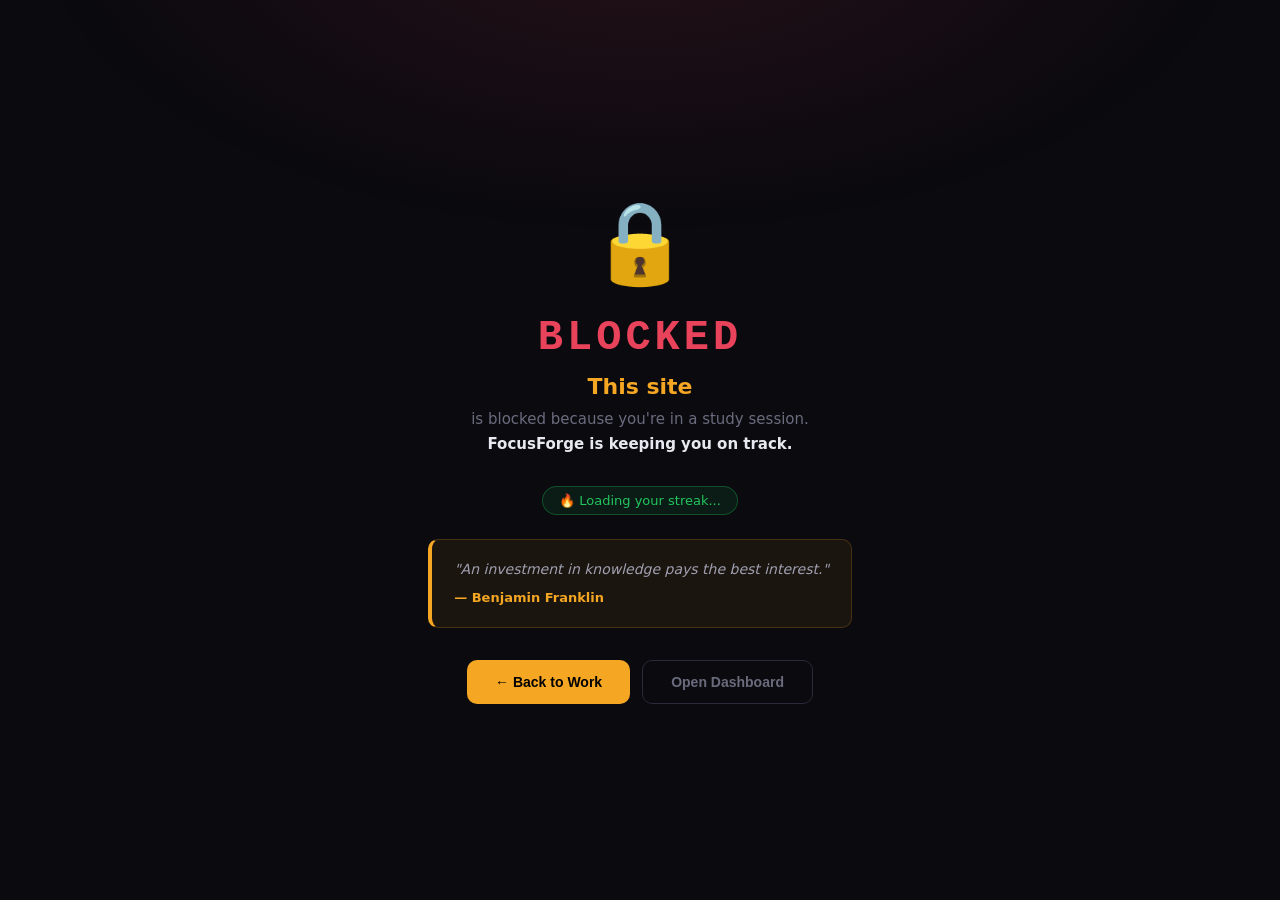
<file: blocked.html>
<!DOCTYPE html>
<html lang="en">
<head>
<meta charset="UTF-8">
<meta name="viewport" content="width=device-width, initial-scale=1.0">
<title>Blocked — FocusForge</title>
<style>
  * { margin:0; padding:0; box-sizing:border-box; }
  body {
    background: #0a0a0f;
    font-family: 'DM Sans', system-ui, sans-serif;
    min-height: 100vh;
    display: flex; align-items: center; justify-content: center;
    color: #e8e8f0;
  }
  body::before {
    content: '';
    position: fixed; inset: 0;
    background: radial-gradient(ellipse 80% 60% at 50% -10%, rgba(232,67,90,0.12) 0%, transparent 60%);
    pointer-events: none;
  }
  .wrap {
    text-align: center; max-width: 520px;
    padding: 48px 40px; position: relative; z-index: 1;
  }
  .lock { font-size: 80px; margin-bottom: 24px; animation: shake 0.5s ease; }
  @keyframes shake {
    0%,100%{transform:rotate(0)} 25%{transform:rotate(-5deg)} 75%{transform:rotate(5deg)}
  }
  h1 {
    font-family: 'Courier New', monospace;
    font-size: 42px; font-weight: 800;
    color: #e8435a; letter-spacing: 4px; margin-bottom: 12px;
  }
  .site-name {
    font-size: 22px; font-weight: 700; color: #f5a623;
    margin-bottom: 8px;
  }
  .msg {
    font-size: 15px; color: #6b6b7e; line-height: 1.7; margin-bottom: 28px;
  }
  .quote-box {
    background: rgba(245,166,35,.07);
    border: 1px solid rgba(245,166,35,.2);
    border-left: 4px solid #f5a623;
    border-radius: 10px; padding: 18px 22px;
    margin-bottom: 32px;
    font-style: italic; color: #a0a0b0; font-size: 14px; line-height: 1.6;
    text-align: left;
  }
  .quote-author { font-weight: 700; font-style: normal; color: #f5a623; margin-top: 8px; font-size: 13px; }
  .actions { display: flex; gap: 12px; justify-content: center; flex-wrap: wrap; }
  .btn {
    border: none; border-radius: 10px; padding: 13px 28px;
    font-size: 14px; font-weight: 700; cursor: pointer;
    transition: all .2s; text-decoration: none; display: inline-block;
  }
  .btn-back { background: #f5a623; color: #000; }
  .btn-back:hover { background: #ffc145; transform: translateY(-2px); }
  .btn-open { background: transparent; color: #6b6b7e; border: 1px solid #2a2a3a; }
  .btn-open:hover { color: #e8e8f0; border-color: #4a4a5a; }
  .streak-pill {
    display: inline-block;
    background: rgba(34,197,94,.1);
    border: 1px solid rgba(34,197,94,.3);
    border-radius: 20px; padding: 6px 16px;
    font-size: 13px; color: #22c55e; margin-bottom: 24px;
  }
</style>
</head>
<body>
<div class="wrap">
  <div class="lock">🔒</div>
  <h1>BLOCKED</h1>
  <div class="site-name" id="siteName">This site</div>
  <div class="msg">
    is blocked because you're in a study session.<br>
    <strong style="color:#e8e8f0">FocusForge is keeping you on track.</strong>
  </div>
  <div class="streak-pill" id="streakPill">🔥 Loading your streak...</div>
  <div class="quote-box">
    <div id="quoteText">Loading your daily motivation...</div>
    <div class="quote-author" id="quoteAuthor"></div>
  </div>
  <div class="actions">
    <button class="btn btn-back" onclick="history.back()">← Back to Work</button>
    <button class="btn btn-open" onclick="chrome.runtime.sendMessage({type:'OPEN_DASHBOARD'})">Open Dashboard</button>
  </div>
</div>

<script>
  const params = new URLSearchParams(window.location.search);
  const site = params.get('site') || 'This site';
  document.getElementById('siteName').textContent = site;

  const quotes = [
    {t:"The secret of getting ahead is getting started.", a:"Mark Twain"},
    {t:"Hard work beats talent when talent doesn't work hard.", a:"Tim Notke"},
    {t:"Push yourself, because no one else is going to do it for you.", a:"Unknown"},
    {t:"Study while others are sleeping; work while others are loafing.", a:"William Arthur Ward"},
    {t:"Don't watch the clock; do what it does. Keep going.", a:"Sam Levenson"},
    {t:"An investment in knowledge pays the best interest.", a:"Benjamin Franklin"},
    {t:"Wake up with determination. Go to bed with satisfaction.", a:"George Lorimer"},
    {t:"The expert in anything was once a beginner.", a:"Helen Hayes"},
    {t:"It always seems impossible until it's done.", a:"Nelson Mandela"},
    {t:"Dreams don't work unless you do.", a:"John C. Maxwell"},
    {t:"Strive not to be a success, but to be of value.", a:"Albert Einstein"},
  ];

  const q = quotes[new Date().getDate() % quotes.length];
  document.getElementById('quoteText').textContent = '"' + q.t + '"';
  document.getElementById('quoteAuthor').textContent = '— ' + q.a;

  // Load streak from storage
  chrome.storage.local.get(['streak','totalPomos'], (data) => {
    const s = data.streak || 0;
    const p = data.totalPomos || 0;
    document.getElementById('streakPill').textContent =
      `🔥 ${s} day streak · ${p} Pomodoros completed`;
  });
</script>
</body>
</html>
</file>
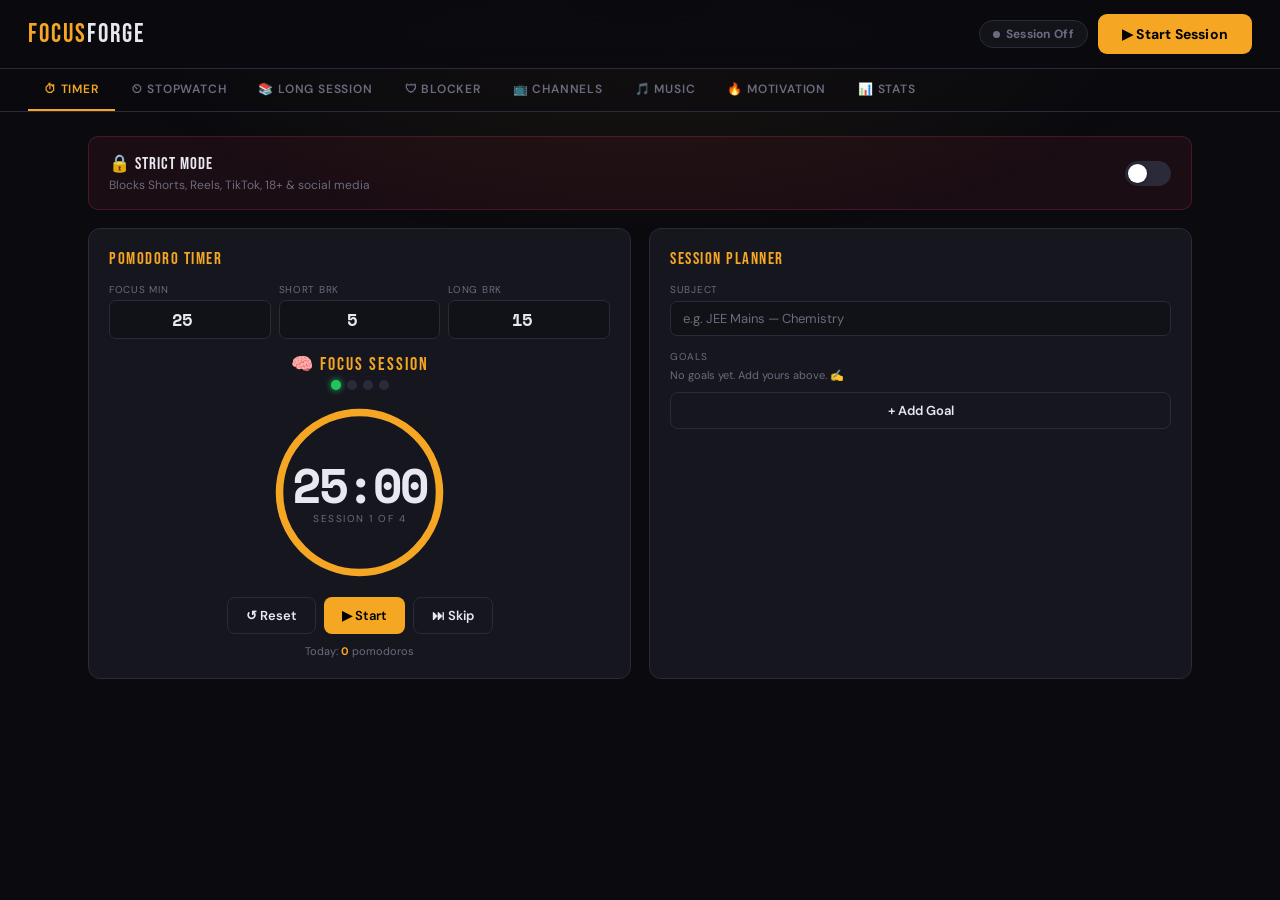
<file: dashboard.html>
<!DOCTYPE html>
<html lang="en">
<head>
<meta charset="UTF-8">
<title>FocusForge</title>
<link href="https://fonts.googleapis.com/css2?family=Space+Mono:wght@400;700&family=Bebas+Neue&family=DM+Sans:wght@400;500;600;700&display=swap" rel="stylesheet">
<style>
:root{--bg:#0a0a0f;--surf:#111118;--card:#16161f;--bdr:#2a2a3a;--acc:#f5a623;--red:#e8435a;--grn:#22c55e;--txt:#e8e8f0;--mut:#6b6b7e;}
*{margin:0;padding:0;box-sizing:border-box;}
body{background:var(--bg);color:var(--txt);font-family:'DM Sans',sans-serif;min-height:100vh;}
body::before{content:'';position:fixed;inset:0;pointer-events:none;z-index:0;
 background:radial-gradient(ellipse 80% 50% at 50% 0%,rgba(245,166,35,.08),transparent 55%);}
.app{position:relative;z-index:1;}
/* HEADER */
header{position:sticky;top:0;z-index:100;padding:14px 28px;display:flex;align-items:center;
 justify-content:space-between;background:rgba(10,10,15,.94);backdrop-filter:blur(12px);
 border-bottom:1px solid var(--bdr);}
.logo{font-family:'Bebas Neue',cursive;font-size:26px;letter-spacing:2px;color:var(--acc);}
.logo em{color:var(--txt);font-style:normal;}
.hdr-r{display:flex;align-items:center;gap:10px;flex-wrap:wrap;}
/* SESSION BUTTON - the main action */
#sessBtn{padding:11px 24px;border-radius:9px;border:none;font-family:'DM Sans',sans-serif;
 font-size:14px;font-weight:700;cursor:pointer;transition:background .2s,transform .15s;
 display:flex;align-items:center;gap:8px;letter-spacing:.2px;}
#sessBtn.off{background:var(--acc);color:#000;}
#sessBtn.off:hover{background:#ffc145;transform:translateY(-1px);}
#sessBtn.on{background:rgba(232,67,90,.18);color:var(--red);border:1px solid rgba(232,67,90,.4);}
#sessBtn.on:hover{background:rgba(232,67,90,.28);}
.status-pip{display:flex;align-items:center;gap:6px;padding:5px 13px;border-radius:20px;
 font-size:12px;font-weight:700;letter-spacing:.3px;border:1px solid var(--bdr);}
.status-pip.off{color:var(--mut);background:rgba(107,107,126,.1);}
.status-pip.on{color:var(--acc);background:rgba(245,166,35,.12);border-color:rgba(245,166,35,.3);}
.dot{width:7px;height:7px;border-radius:50%;}
.dot-off{background:var(--mut);}
.dot-on{background:var(--acc);box-shadow:0 0 7px var(--acc);animation:blink 1.4s infinite;}
@keyframes blink{0%,100%{opacity:1}50%{opacity:.25}}
.strict-tag{display:none;align-items:center;gap:5px;padding:5px 11px;border-radius:20px;
 font-size:11px;font-weight:700;color:var(--red);background:rgba(232,67,90,.1);
 border:1px solid rgba(232,67,90,.3);}
/* NAV */
nav{display:flex;padding:0 28px;border-bottom:1px solid var(--bdr);overflow-x:auto;
 background:rgba(10,10,15,.5);}
nav button{background:none;border:none;color:var(--mut);font-family:'DM Sans',sans-serif;
 font-size:12px;font-weight:600;padding:12px 16px;cursor:pointer;white-space:nowrap;
 border-bottom:2px solid transparent;transition:all .2s;text-transform:uppercase;letter-spacing:.8px;}
nav button.act{color:var(--acc);border-bottom-color:var(--acc);}
nav button:hover:not(.act){color:var(--txt);}
/* MAIN */
.main{max-width:1160px;margin:0 auto;padding:24px 28px;}
.tab{display:none;}.tab.act{display:block;}
/* CARD */
.card{background:var(--card);border:1px solid var(--bdr);border-radius:12px;padding:20px;}
.ct{font-family:'Bebas Neue',cursive;font-size:17px;letter-spacing:1.5px;color:var(--acc);margin-bottom:14px;}
.g2{display:grid;grid-template-columns:1fr 1fr;gap:18px;}
.g3{display:grid;grid-template-columns:repeat(3,1fr);gap:14px;}
/* BUTTONS */
.btn{border:none;border-radius:8px;padding:9px 18px;font-family:'DM Sans',sans-serif;
 font-size:13px;font-weight:600;cursor:pointer;transition:all .18s;
 display:inline-flex;align-items:center;gap:6px;}
.bp{background:var(--acc);color:#000;}.bp:hover{background:#ffc145;}
.br{background:var(--red);color:#fff;}.br:hover{background:#ff5570;}
.bg{background:transparent;border:1px solid var(--bdr);color:var(--txt);}.bg:hover{border-color:var(--acc);color:var(--acc);}
.bgr{background:var(--grn);color:#000;}.bgr:hover{background:#4ade80;}
.bsm{padding:5px 11px;font-size:12px;}
.bfw{width:100%;justify-content:center;}
/* STRICT BANNER */
.stbanner{border-radius:10px;padding:16px 20px;margin-bottom:18px;
 display:flex;align-items:center;justify-content:space-between;
 background:rgba(232,67,90,.07);border:1px solid rgba(232,67,90,.22);}
.stbanner.on{background:rgba(232,67,90,.15);border-color:var(--red);}
/* TOGGLE SWITCH */
.tog{width:46px;height:25px;background:var(--bdr);border-radius:13px;cursor:pointer;
 position:relative;transition:.3s;flex-shrink:0;}
.tog::after{content:'';position:absolute;top:3px;left:3px;width:19px;height:19px;
 background:#fff;border-radius:50%;transition:.3s;box-shadow:0 1px 4px rgba(0,0,0,.4);}
.tog.on{background:var(--red);}.tog.on::after{transform:translateX(21px);}
.tog.on-a{background:var(--acc);}.tog.on-a::after{transform:translateX(21px);}
/* POMODORO */
.pmcfg{display:grid;grid-template-columns:1fr 1fr 1fr;gap:8px;margin-bottom:14px;}
.pmcfg-it label{font-size:10px;color:var(--mut);text-transform:uppercase;letter-spacing:.7px;display:block;margin-bottom:4px;}
.pmcfg-it input{width:100%;text-align:center;background:var(--surf);border:1px solid var(--bdr);
 color:var(--txt);border-radius:7px;padding:6px;font-family:'Space Mono',monospace;font-size:17px;font-weight:700;}
.pmcfg-it input:focus{outline:none;border-color:var(--acc);}
.plbl{font-family:'Bebas Neue',cursive;font-size:18px;letter-spacing:2px;color:var(--acc);text-align:center;margin-bottom:5px;}
.pdots{display:flex;justify-content:center;gap:6px;margin-bottom:10px;}
.pd{width:10px;height:10px;border-radius:50%;background:var(--bdr);transition:.3s;}
.pd.d{background:var(--acc);}.pd.a{background:var(--grn);box-shadow:0 0 6px var(--grn);animation:blink 1s infinite;}
.ringw{position:relative;display:flex;justify-content:center;margin:6px 0 12px;}
.ringw svg{transform:rotate(-90deg);}
.ringm{position:absolute;top:50%;left:50%;transform:translate(-50%,-50%);text-align:center;}
.tdig{font-family:'Space Mono',monospace;font-size:48px;font-weight:700;color:var(--txt);letter-spacing:-2px;line-height:1;}
.tsub{font-size:10px;color:var(--mut);text-transform:uppercase;letter-spacing:1.5px;margin-top:3px;}
.ctrl{display:flex;gap:8px;justify-content:center;}
/* STOPWATCH */
.swdisp{font-family:'Space Mono',monospace;font-size:52px;font-weight:700;text-align:center;
 letter-spacing:-2px;padding:12px 0;color:var(--txt);}
.swms{font-size:22px;color:var(--mut);}
/* LONG FORM */
.lftime{font-family:'Space Mono',monospace;font-size:62px;font-weight:700;text-align:center;
 letter-spacing:-3px;color:var(--txt);line-height:1;padding:8px 0;}
.lfacc{color:var(--acc);}
.durb{margin:3px;}.durb.sel{background:rgba(245,166,35,.13)!important;border-color:rgba(245,166,35,.4)!important;color:var(--acc)!important;}
.ptbar{height:6px;background:var(--bdr);border-radius:3px;overflow:hidden;margin:11px 0 5px;}
.pbr{height:100%;background:linear-gradient(90deg,var(--acc),var(--red));border-radius:3px;transition:width .6s;width:0;}
/* BLOCK ITEMS */
.blit{display:flex;align-items:center;justify-content:space-between;
 background:var(--surf);border:1px solid var(--bdr);border-radius:8px;padding:9px 12px;margin-bottom:6px;}
.bll{display:flex;align-items:center;gap:8px;}
.bico{width:28px;height:28px;border-radius:5px;display:flex;align-items:center;justify-content:center;font-size:14px;}
.bname{font-size:13px;font-weight:600;}.bdesc{font-size:10px;color:var(--mut);}
.bdg{font-size:9px;font-weight:700;padding:3px 7px;border-radius:3px;text-transform:uppercase;letter-spacing:.7px;}
.bdg-b{background:rgba(232,67,90,.15);color:var(--red);}
.bdg-a{background:rgba(34,197,94,.15);color:var(--grn);}
/* SETTING ROW */
.srow{display:flex;align-items:center;justify-content:space-between;
 background:var(--surf);border:1px solid var(--bdr);border-radius:8px;padding:10px 12px;margin-bottom:6px;}
.srow-l{display:flex;align-items:center;gap:8px;}
/* CHANNELS */
.chtag{display:inline-flex;align-items:center;gap:5px;background:rgba(34,197,94,.09);
 border:1px solid rgba(34,197,94,.22);border-radius:6px;padding:4px 9px;
 font-size:11px;color:var(--grn);margin:3px;}
.chtag button{background:none;border:none;color:var(--mut);cursor:pointer;font-size:12px;padding:0;line-height:1;}
.chtag button:hover{color:var(--red);}
/* INPUT */
.inp{background:var(--surf);border:1px solid var(--bdr);color:var(--txt);border-radius:7px;
 padding:8px 12px;font-family:'DM Sans',sans-serif;font-size:13px;}
.inp:focus{outline:none;border-color:var(--acc);}
.inp::placeholder{color:var(--mut);}
.arow{display:flex;gap:7px;margin-top:10px;}.arow .inp{flex:1;}
/* STATS */
.stbox{background:var(--surf);border:1px solid var(--bdr);border-radius:9px;padding:16px;text-align:center;}
.stn{font-family:'Space Mono',monospace;font-size:28px;font-weight:700;color:var(--acc);}
.stl{font-size:10px;color:var(--mut);text-transform:uppercase;letter-spacing:.7px;margin-top:3px;}
/* QUOTE */
.qcard{background:linear-gradient(135deg,var(--card),var(--surf));border:1px solid var(--bdr);
 border-left:4px solid var(--acc);border-radius:12px;padding:20px;margin-bottom:16px;}
.qtxt{font-size:18px;font-style:italic;line-height:1.6;color:var(--txt);margin-bottom:12px;}
.qauth{font-family:'Space Mono',monospace;font-size:11px;color:var(--acc);text-transform:uppercase;letter-spacing:1.5px;}
/* REWARD */
.rwbg{position:fixed;inset:0;background:rgba(0,0,0,.9);z-index:1000;display:flex;
 align-items:center;justify-content:center;backdrop-filter:blur(10px);}
.rwbox{background:var(--card);border:2px solid var(--acc);border-radius:20px;
 padding:44px;text-align:center;max-width:440px;position:relative;overflow:hidden;}
.rwbox::before{content:'';position:absolute;inset:0;pointer-events:none;
 background:radial-gradient(ellipse at top,rgba(245,166,35,.14),transparent 60%);}
.rwe{font-size:64px;display:block;margin-bottom:12px;animation:bounce .9s infinite;}
@keyframes bounce{0%,100%{transform:translateY(0)}50%{transform:translateY(-8px)}}
.rwt{font-family:'Bebas Neue',cursive;font-size:36px;letter-spacing:3px;color:var(--acc);margin-bottom:7px;}
.rwm{color:var(--mut);font-size:14px;line-height:1.6;margin-bottom:14px;}
.rwb{display:inline-block;background:rgba(245,166,35,.1);border:1px solid var(--acc);
 border-radius:6px;padding:6px 16px;font-size:11px;color:var(--acc);font-weight:700;margin-bottom:14px;}
.rwq{font-size:11px;color:var(--mut);font-style:italic;margin-bottom:20px;padding:0 8px;line-height:1.5;}
/* TOAST */
.toast{position:fixed;bottom:20px;right:20px;background:var(--card);border:1px solid var(--bdr);
 border-radius:9px;padding:12px 16px;font-size:13px;color:var(--txt);z-index:999;
 transform:translateY(70px);opacity:0;transition:all .3s;max-width:280px;
 display:flex;align-items:center;gap:8px;pointer-events:none;}
.toast.show{transform:translateY(0);opacity:1;}
.toast.ok{border-color:var(--grn);}
.toast.err{border-color:var(--red);}
/* MILESTONE */
.msit{display:flex;align-items:center;justify-content:space-between;
 padding:9px 11px;border-radius:7px;margin-bottom:6px;border:1px solid var(--bdr);}
.msit.hit{background:rgba(245,166,35,.07);border-color:rgba(245,166,35,.22);}
.msit.miss{opacity:.4;}
.goal-r{display:flex;align-items:center;gap:9px;padding:7px 11px;
 background:var(--surf);border-radius:7px;margin-bottom:4px;cursor:pointer;}
.goal-r:hover{background:#1a1a24;}
.pcard{background:var(--surf);border:1px solid var(--bdr);border-radius:9px;padding:14px;text-align:center;}

/* ── MUSIC TAB ── */
.music-svc-btn{
  display:inline-flex;align-items:center;gap:8px;
  padding:10px 18px;border-radius:9px;border:1px solid var(--bdr);
  background:var(--card);color:var(--mut);font-family:'DM Sans',sans-serif;
  font-size:13px;font-weight:600;cursor:pointer;transition:all .2s;}
.music-svc-btn:hover{border-color:var(--acc);color:var(--txt);}
.music-svc-btn.act{border-color:var(--acc);background:rgba(245,166,35,.1);color:var(--acc);}
.music-pl-item{
  display:flex;align-items:center;gap:10px;padding:10px 12px;
  background:var(--surf);border:1px solid var(--bdr);border-radius:8px;
  margin-bottom:7px;cursor:pointer;transition:all .2s;}
.music-pl-item:hover{border-color:var(--acc);background:rgba(245,166,35,.05);}
.music-pl-item.act{border-color:var(--acc);background:rgba(245,166,35,.08);}
.music-pl-ico{width:40px;height:40px;border-radius:7px;display:flex;
  align-items:center;justify-content:center;font-size:18px;flex-shrink:0;}
.music-pl-name{font-size:13px;font-weight:600;margin-bottom:2px;}
.music-pl-desc{font-size:10px;color:var(--mut);}

::-webkit-scrollbar{width:4px;}::-webkit-scrollbar-thumb{background:var(--bdr);border-radius:2px;}
@media(max-width:700px){.main{padding:14px 12px;}.g2,.g3{grid-template-columns:1fr;}
 header{padding:12px 14px;}.tdig{font-size:36px;}.lftime{font-size:44px;}}
</style>
</head>
<body>
<div class="app">
<header>
  <div class="logo">Focus<em>Forge</em></div>
  <div class="hdr-r">
    <div class="strict-tag" id="strtag">🔒 STRICT</div>
    <div class="status-pip off" id="spip">
      <div class="dot dot-off" id="sdot"></div>
      <span id="stxt">Session Off</span>
    </div>
    <button id="sessBtn" class="off" onclick="toggleSess()">▶ Start Session</button>
  </div>
</header>
<nav id="nav">
  <button class="act" onclick="gt('timer',this)">⏱ Timer</button>
  <button onclick="gt('sw',this)">⏲ Stopwatch</button>
  <button onclick="gt('lf',this)">📚 Long Session</button>
  <button onclick="gt('blk',this)">🛡 Blocker</button>
  <button onclick="gt('ch',this)">📺 Channels</button>
  <button onclick="gt('music',this)">🎵 Music</button>
  <button onclick="gt('mot',this)">🔥 Motivation</button>
  <button onclick="gt('stats',this)">📊 Stats</button>
</nav>
<div class="main">

<!-- TIMER -->
<div class="tab act" id="tab-timer">
  <div class="stbanner" id="strbanner">
    <div>
      <div style="font-family:'Bebas Neue',cursive;font-size:17px;letter-spacing:1px;margin-bottom:3px">🔒 STRICT MODE</div>
      <div style="font-size:12px;color:var(--mut)">Blocks Shorts, Reels, TikTok, 18+ &amp; social media</div>
    </div>
    <div class="tog" id="strtog" onclick="toggleStrict()"></div>
  </div>
  <div class="g2">
    <div class="card">
      <div class="ct">POMODORO TIMER</div>
      <div class="pmcfg">
        <div class="pmcfg-it"><label>Focus min</label><input type="number" id="fmin" value="25" min="1" max="90" onchange="pmReset()"></div>
        <div class="pmcfg-it"><label>Short brk</label><input type="number" id="smin" value="5" min="1" max="30" onchange="pmReset()"></div>
        <div class="pmcfg-it"><label>Long brk</label><input type="number" id="lmin" value="15" min="5" max="60" onchange="pmReset()"></div>
      </div>
      <div class="plbl" id="plbl">🧠 FOCUS SESSION</div>
      <div class="pdots" id="pdots"></div>
      <div class="ringw">
        <svg width="185" height="185">
          <circle cx="92.5" cy="92.5" r="80" fill="none" stroke="#2a2a3a" stroke-width="7.5"/>
          <circle id="parc" cx="92.5" cy="92.5" r="80" fill="none" stroke="#f5a623"
           stroke-width="7.5" stroke-linecap="round" stroke-dasharray="502.7" stroke-dashoffset="0"/>
        </svg>
        <div class="ringm">
          <div class="tdig" id="pdisp">25:00</div>
          <div class="tsub" id="psub">Session 1 of 4</div>
        </div>
      </div>
      <div class="ctrl">
        <button class="btn bg" onclick="pmReset()">↺ Reset</button>
        <button class="btn bp" id="pbtn" onclick="pmToggle()">▶ Start</button>
        <button class="btn bg" onclick="pmSkip()">⏭ Skip</button>
      </div>
      <div style="text-align:center;font-size:11px;color:var(--mut);margin-top:10px">
        Today: <span style="color:var(--acc);font-weight:700" id="pmcnt">0</span> pomodoros
      </div>
    </div>
    <div class="card">
      <div class="ct">SESSION PLANNER</div>
      <label style="font-size:10px;color:var(--mut);text-transform:uppercase;letter-spacing:.7px;display:block;margin-bottom:5px">Subject</label>
      <input class="inp" id="subj" placeholder="e.g. JEE Mains — Chemistry" style="width:100%;margin-bottom:14px">
      <label style="font-size:10px;color:var(--mut);text-transform:uppercase;letter-spacing:.7px;display:block;margin-bottom:5px">Goals</label>
      <div id="glist" style="margin-bottom:10px"></div>
      <button class="btn bg bfw" onclick="addGoal()">+ Add Goal</button>
    </div>
  </div>
</div>

<!-- STOPWATCH -->
<div class="tab" id="tab-sw">
  <div class="card" style="max-width:460px;margin:0 auto;text-align:center">
    <div class="ct" style="text-align:center">STOPWATCH</div>
    <div class="swdisp">
      <span id="swh">00</span>:<span id="swm">00</span>:<span id="sws">00</span><span class="swms">.<span id="swms">00</span></span>
    </div>
    <div style="display:flex;justify-content:center;gap:9px;margin-bottom:16px">
      <button class="btn bg" onclick="swReset()">↺ Reset</button>
      <button class="btn bp" id="swbtn" onclick="swToggle()">▶ Start</button>
      <button class="btn bg" onclick="swLap()">🏁 Lap</button>
    </div>
    <div id="swlaps" style="max-height:200px;overflow-y:auto"></div>
  </div>
</div>

<!-- LONG FORM -->
<div class="tab" id="tab-lf">
  <div class="g2" style="align-items:start">
    <div class="card">
      <div class="ct">LONG FORM SESSION</div>
      <p style="font-size:12px;color:var(--mut);margin-bottom:14px">Deep work — 1 to 8 hours uninterrupted</p>
      <label style="font-size:10px;color:var(--mut);text-transform:uppercase;letter-spacing:.7px;display:block;margin-bottom:7px">Duration</label>
      <div style="display:flex;flex-wrap:wrap;margin-bottom:9px">
        <button class="btn bg bsm durb" onclick="lfDur(1,this)">1h</button>
        <button class="btn bg bsm durb" onclick="lfDur(2,this)">2h</button>
        <button class="btn bg bsm durb" onclick="lfDur(3,this)">3h</button>
        <button class="btn bg bsm durb" onclick="lfDur(4,this)">4h</button>
        <button class="btn bg bsm durb" onclick="lfDur(6,this)">6h</button>
        <button class="btn bg bsm durb" onclick="lfDur(8,this)">8h</button>
      </div>
      <div style="display:flex;gap:7px;margin-bottom:12px">
        <input class="inp" type="number" id="lfcust" placeholder="Custom hrs" min=".5" max="12" step=".5" style="flex:1">
        <button class="btn bg" onclick="lfCustSet()">Set</button>
      </div>
      <input class="inp" id="lfname" placeholder="Session name e.g. Physics Deep Dive" style="width:100%;margin-bottom:12px">
      <div class="lftime"><span id="lfh">02</span>:<span id="lfm" class="lfacc">00</span>:<span id="lfs">00</span></div>
      <div class="ptbar"><div class="pbr" id="lfbar"></div></div>
      <div style="font-size:11px;color:var(--mut);text-align:center;margin-bottom:12px" id="lfpct">0% complete</div>
      <div style="display:flex;gap:8px">
        <button class="btn bg" style="flex:1" onclick="lfReset()">↺ Reset</button>
        <button class="btn bp" style="flex:2" id="lfbtn" onclick="lfToggle()">▶ Start Session</button>
      </div>
    </div>
    <div>
      <div class="card" style="margin-bottom:16px">
        <div class="ct">MILESTONES</div>
        <div id="mslist"></div>
      </div>
      <div class="card">
        <div class="ct">DEEP WORK TIPS</div>
        <div style="font-size:12px;color:var(--mut);line-height:2.1">
          🎧 Noise-cancelling or lo-fi music<br>📵 Phone in another room<br>
          💧 Water nearby — no phone for breaks<br>📝 Write ONE goal before starting<br>🌡 Room 18–21°C
        </div>
      </div>
    </div>
  </div>
</div>

<!-- BLOCKER -->
<div class="tab" id="tab-blk">
  <div class="g2" style="align-items:start">
    <div>
      <div class="card" style="margin-bottom:16px">
        <div class="ct">🚫 DEFAULT BLOCKS</div>
        <p style="font-size:12px;color:var(--mut);margin-bottom:12px">Blocked during sessions via extension.</p>
        <div id="defblk"></div>
      </div>
      <div class="card">
        <div class="ct">+ CUSTOM BLOCK</div>
        <div class="arow">
          <input class="inp" id="cbinp" placeholder="e.g. reddit.com">
          <button class="btn br" onclick="addCB()">Block</button>
        </div>
        <div id="cblist" style="margin-top:10px"></div>
      </div>
    </div>
    <div class="card">
      <div class="ct">🔒 CONTROLS</div>
      <div class="srow"><div class="srow-l"><span style="font-size:18px">📱</span><div><div class="bname">YouTube Shorts</div><div class="bdesc">Shelf + /shorts URLs</div></div></div><div class="tog on-a" id="ts-shorts" onclick="ftog('shorts',this)"></div></div>
      <div class="srow"><div class="srow-l"><span style="font-size:18px">📸</span><div><div class="bname">Instagram Reels</div><div class="bdesc">Reels tab &amp; feed</div></div></div><div class="tog on-a" id="ts-reels" onclick="ftog('reels',this)"></div></div>
      <div class="srow"><div class="srow-l"><span style="font-size:18px">🎵</span><div><div class="bname">TikTok</div><div class="bdesc">Full site block</div></div></div><div class="tog on-a" id="ts-tiktok" onclick="ftog('tiktok',this)"></div></div>
      <div class="srow"><div class="srow-l"><span style="font-size:18px">🐦</span><div><div class="bname">Twitter / X</div><div class="bdesc">Full site block</div></div></div><div class="tog on-a" id="ts-twitter" onclick="ftog('twitter',this)"></div></div>
      <div class="srow"><div class="srow-l"><span style="font-size:18px">🔞</span><div><div class="bname">18+ Content</div><div class="bdesc">Adult &amp; restricted sites</div></div></div><div class="tog on-a" id="ts-adult" onclick="ftog('adult',this)"></div></div>
      <div class="srow" style="border-color:rgba(232,67,90,.25)"><div class="srow-l"><span style="font-size:18px">🗑</span><div><div class="bname">Anti-Uninstall</div><div class="bdesc">Hides uninstall during sessions</div></div></div><div class="tog on-a" id="ts-anti" onclick="ftog('anti',this)"></div></div>
      <div style="margin-top:12px;padding:11px;background:rgba(34,197,94,.05);border:1px solid rgba(34,197,94,.18);border-radius:7px;font-size:11px;color:var(--mut);line-height:1.7">
        <strong style="color:var(--grn)">✓ Extension Active</strong><br>All blocks enforced by the FocusForge extension. Changes apply instantly.
      </div>
    </div>
  </div>
</div>

<!-- CHANNELS -->
<div class="tab" id="tab-ch">
  <div class="g2" style="align-items:start">
    <div class="card">
      <div class="ct">✅ ALLOWED CHANNELS</div>
      <p style="font-size:12px;color:var(--mut);margin-bottom:12px">Only these YouTube channels are watchable in Strict Mode.</p>
      <div id="chtags" style="margin-bottom:10px"></div>
      <div class="arow">
        <input class="inp" id="chinp" placeholder="e.g. 3Blue1Brown">
        <button class="btn bgr" onclick="addCh()">+ Allow</button>
      </div>
    </div>
    <div class="card">
      <div class="ct">📺 STUDY MODE — YOUTUBE</div>
      <div style="background:var(--surf);border-radius:7px;padding:12px;margin-bottom:10px">
        <div style="font-size:12px;font-weight:700;margin-bottom:7px">Blocked:</div>
        <div style="font-size:11px;color:var(--mut);line-height:2.1">✗ YouTube Shorts (feed + /shorts)<br>✗ Recommended / Autoplay<br>✗ 18+ / Age-restricted content<br>✗ Non-whitelisted channels<br>✗ Comments section</div>
      </div>
      <div style="background:var(--surf);border-radius:7px;padding:12px">
        <div style="font-size:12px;font-weight:700;margin-bottom:7px">Allowed:</div>
        <div style="font-size:11px;color:var(--grn);line-height:2.1">✓ Whitelisted channel videos<br>✓ Educational search results<br>✓ Playlists from allowed channels</div>
      </div>
    </div>
  </div>
</div>

<!-- MOTIVATION -->
<div class="tab" id="tab-mot">
  <div style="max-width:640px;margin:0 auto">
    <div class="qcard">
      <div style="font-size:10px;color:var(--mut);text-transform:uppercase;letter-spacing:2px;margin-bottom:12px" id="qdate"></div>
      <div class="qtxt" id="qtxt"></div>
      <div class="qauth" id="qauth"></div>
      <div style="display:flex;gap:8px;margin-top:16px">
        <button class="btn bg bsm" onclick="prevQ()">←</button>
        <button class="btn bg" style="flex:1" onclick="randQ()">🎲 Random</button>
        <button class="btn bg bsm" onclick="nextQ()">→</button>
      </div>
    </div>
    <div class="card" style="margin-bottom:16px">
      <div class="ct">HALL OF DISCIPLINE</div>
      <div class="g3" id="hall"></div>
    </div>
    <div class="card">
      <div class="ct">YOUR STREAK</div>
      <div style="display:flex;align-items:center;gap:14px">
        <div style="font-family:'Bebas Neue',cursive;font-size:64px;color:var(--acc);line-height:1" id="strn">0</div>
        <div>
          <div style="font-size:16px;font-weight:700">day streak 🔥</div>
          <div style="font-size:12px;color:var(--mut);margin-top:3px">Every session counts. Keep going.</div>
          <button class="btn bg bsm" style="margin-top:8px" onclick="claimStr()">✓ Mark Today</button>
        </div>
      </div>
    </div>
  </div>
</div>

<!-- STATS -->
<div class="tab" id="tab-stats">
  <div class="g3" style="margin-bottom:16px">
    <div class="stbox"><div class="stn" id="stp">0</div><div class="stl">Pomodoros</div></div>
    <div class="stbox"><div class="stn" id="stf">0h 0m</div><div class="stl">Focus Time</div></div>
    <div class="stbox"><div class="stn" id="sts">0</div><div class="stl">Day Streak 🔥</div></div>
  </div>
  <div class="g2">
    <div class="card">
      <div class="ct">SESSION HISTORY</div>
      <div id="hist" style="max-height:300px;overflow-y:auto;font-size:12px;color:var(--mut)">No sessions yet. 🚀</div>
    </div>
    <div class="card">
      <div class="ct">ACHIEVEMENTS</div>
      <div id="ach"></div>
    </div>
  </div>
</div>


<!-- ══ MUSIC ══ -->
<div class="tab" id="tab-music">

  <!-- Service selector -->
  <div style="display:flex;gap:10px;margin-bottom:20px;flex-wrap:wrap;">
    <button class="music-svc-btn act" id="svc-spotify"   onclick="switchSvc('spotify',this)">
      <svg width="18" height="18" viewBox="0 0 24 24" fill="#1DB954"><path d="M12 0C5.4 0 0 5.4 0 12s5.4 12 12 12 12-5.4 12-12S18.66 0 12 0zm5.521 17.34c-.24.359-.66.48-1.021.24-2.82-1.74-6.36-2.101-10.561-1.141-.418.122-.779-.179-.899-.539-.12-.421.18-.78.54-.9 4.56-1.021 8.52-.6 11.64 1.32.42.18.479.659.301 1.02zm1.44-3.3c-.301.42-.841.6-1.262.3-3.239-1.98-8.159-2.58-11.939-1.38-.479.12-1.02-.12-1.14-.6-.12-.48.12-1.021.6-1.141C9.6 9.9 15 10.561 18.72 12.84c.361.181.54.78.241 1.2zm.12-3.36C15.24 8.4 8.82 8.16 5.16 9.301c-.6.179-1.2-.181-1.38-.721-.18-.601.18-1.2.72-1.381 4.26-1.26 11.28-1.02 15.721 1.621.539.3.719 1.02.419 1.56-.299.421-1.02.599-1.559.3z"/></svg>
      Spotify
    </button>
    <button class="music-svc-btn" id="svc-ytmusic" onclick="switchSvc('ytmusic',this)">
      <svg width="18" height="18" viewBox="0 0 24 24" fill="#FF0000"><path d="M12 0C5.376 0 0 5.376 0 12s5.376 12 12 12 12-5.376 12-12S18.624 0 12 0zm0 19.104c-3.924 0-7.104-3.18-7.104-7.104S8.076 4.896 12 4.896s7.104 3.18 7.104 7.104-3.18 7.104-7.104 7.104zm0-13.332c-3.432 0-6.228 2.796-6.228 6.228S8.568 18.228 12 18.228s6.228-2.796 6.228-6.228S15.432 5.772 12 5.772zM9.684 15.54V8.46L16.2 12l-6.516 3.54z"/></svg>
      YouTube Music
    </button>
    <button class="music-svc-btn" id="svc-youtube"  onclick="switchSvc('youtube',this)">
      <svg width="18" height="18" viewBox="0 0 24 24" fill="#FF0000"><path d="M23.495 6.205a3.007 3.007 0 0 0-2.088-2.088c-1.87-.501-9.396-.501-9.396-.501s-7.507-.01-9.396.501A3.007 3.007 0 0 0 .527 6.205a31.247 31.247 0 0 0-.522 5.805 31.247 31.247 0 0 0 .522 5.783 3.007 3.007 0 0 0 2.088 2.088c1.868.502 9.396.502 9.396.502s7.506 0 9.396-.502a3.007 3.007 0 0 0 2.088-2.088 31.247 31.247 0 0 0 .5-5.783 31.247 31.247 0 0 0-.5-5.805zM9.609 15.601V8.408l6.264 3.602z"/></svg>
      YouTube
    </button>
    <button class="music-svc-btn" id="svc-apple"    onclick="switchSvc('apple',this)">
      <svg width="18" height="18" viewBox="0 0 24 24" fill="#FC3C44"><path d="M23.994 6.124a9.23 9.23 0 0 0-.24-2.19c-.317-1.31-1.062-2.31-2.18-3.043a5.022 5.022 0 0 0-1.877-.726 10.496 10.496 0 0 0-1.564-.15c-.04-.003-.083-.01-.124-.013H5.986c-.152.01-.303.017-.455.026C4.786.07 4.043.15 3.34.428 2.004.958 1.04 1.88.475 3.208a4.93 4.93 0 0 0-.32 1.358c-.068.625-.068 1.254-.078 1.88v12.23c0 .763.1 1.498.393 2.193.65 1.55 1.748 2.589 3.382 3.006.536.14 1.09.19 1.65.23.66.05 1.32.048 1.98.048h9.92c.58 0 1.16-.01 1.74-.05.5-.03.988-.09 1.47-.22 1.668-.447 2.778-1.488 3.405-3.087.21-.544.3-1.114.33-1.694.04-.752.04-1.503.04-2.255V8.13c-.002-.665-.017-1.33-.093-1.994zm-5.559 4.99l-5.578 3.22v-6.44l5.578 3.22z"/></svg>
      Apple Music
    </button>
  </div>

  <!-- Embedded players -->
  <div id="music-panel-spotify">
    <div class="g2" style="align-items:start;margin-bottom:16px">
      <div class="card">
        <div class="ct">🎵 STUDY PLAYLISTS</div>
        <div id="sp-playlists"></div>
      </div>
      <div class="card">
        <div class="ct">▶ NOW PLAYING</div>
        <div id="sp-embed-wrap">
          <iframe id="sp-embed"
            src="https://open.spotify.com/embed/playlist/37i9dQZF1DX8Uebhn9wzrS?utm_source=generator&theme=0"
            width="100%" height="380" frameborder="0" allow="autoplay; clipboard-write; encrypted-media; fullscreen; picture-in-picture"
            loading="lazy" style="border-radius:12px;"></iframe>
        </div>
        <div style="margin-top:12px;padding:10px;background:var(--surf);border-radius:7px;font-size:11px;color:var(--mut);line-height:1.7">
          💡 <strong style="color:var(--txt)">Tip:</strong> Needs Spotify installed or browser login for full playback. Preview works without login.
        </div>
      </div>
    </div>
    <div class="card">
      <div class="ct">🔗 OPEN IN APP</div>
      <div style="display:flex;gap:8px;flex-wrap:wrap">
        <a href="https://open.spotify.com/playlist/37i9dQZF1DX8Uebhn9wzrS" target="_blank" class="btn bp bsm">Lo-Fi Beats ↗</a>
        <a href="https://open.spotify.com/playlist/37i9dQZF1DWZeKCadgRdKQ" target="_blank" class="btn bg bsm">Deep Focus ↗</a>
        <a href="https://open.spotify.com/playlist/37i9dQZF1DX9sIqqvKsjEJ" target="_blank" class="btn bg bsm">Study Music ↗</a>
        <a href="https://open.spotify.com/playlist/37i9dQZF1DWXLeA8Omikj7" target="_blank" class="btn bg bsm">Brain Food ↗</a>
        <a href="https://open.spotify.com/playlist/37i9dQZF1DX4sWSpwq3LiO" target="_blank" class="btn bg bsm">Peaceful Piano ↗</a>
      </div>
    </div>
  </div>

  <div id="music-panel-ytmusic" style="display:none">
    <div class="g2" style="align-items:start;margin-bottom:16px">
      <div class="card">
        <div class="ct">🎵 STUDY PLAYLISTS</div>
        <div id="ytm-playlists"></div>
      </div>
      <div class="card">
        <div class="ct">▶ NOW PLAYING</div>
        <iframe id="ytm-embed"
          src="https://www.youtube.com/embed/videoseries?list=PLofht4PTcKYnaH8w5olJCI-wEoCgyxRRK&autoplay=0"
          width="100%" height="315" frameborder="0"
          allow="accelerometer; autoplay; clipboard-write; encrypted-media; gyroscope; picture-in-picture"
          allowfullscreen style="border-radius:12px;"></iframe>
        <div style="margin-top:12px;padding:10px;background:var(--surf);border-radius:7px;font-size:11px;color:var(--mut);line-height:1.7">
          💡 <strong style="color:var(--txt)">Tip:</strong> YouTube Music requires a Google account. Click "Open in App" for full experience.
        </div>
      </div>
    </div>
    <div class="card">
      <div class="ct">🔗 OPEN IN APP</div>
      <div style="display:flex;gap:8px;flex-wrap:wrap">
        <a href="https://music.youtube.com/playlist?list=PLofht4PTcKYnaH8w5olJCI-wEoCgyxRRK" target="_blank" class="btn bp bsm">Lo-Fi Chill ↗</a>
        <a href="https://music.youtube.com/search?q=study+music" target="_blank" class="btn bg bsm">Search Study Music ↗</a>
        <a href="https://music.youtube.com/search?q=lo+fi+hip+hop" target="_blank" class="btn bg bsm">Lo-Fi Hip Hop ↗</a>
        <a href="https://music.youtube.com/search?q=focus+classical" target="_blank" class="btn bg bsm">Focus Classical ↗</a>
      </div>
    </div>
  </div>

  <div id="music-panel-youtube" style="display:none">
    <div class="g2" style="align-items:start;margin-bottom:16px">
      <div class="card">
        <div class="ct">🎵 STUDY STREAMS</div>
        <div id="yt-playlists"></div>
      </div>
      <div class="card">
        <div class="ct">▶ NOW PLAYING</div>
        <iframe id="yt-embed"
          src="https://www.youtube.com/embed/jfKfPfyJRdk?autoplay=0"
          width="100%" height="315" frameborder="0"
          allow="accelerometer; autoplay; clipboard-write; encrypted-media; gyroscope; picture-in-picture"
          allowfullscreen style="border-radius:12px;"></iframe>
        <div style="margin-top:12px;padding:10px;background:var(--surf);border-radius:7px;font-size:11px;color:var(--mut);line-height:1.7">
          💡 <strong style="color:var(--txt)">Tip:</strong> These are live Lo-Fi streams — they run 24/7. No account needed.
        </div>
      </div>
    </div>
    <div class="card">
      <div class="ct">🔗 OPEN IN TAB</div>
      <div style="display:flex;gap:8px;flex-wrap:wrap">
        <a href="https://www.youtube.com/watch?v=jfKfPfyJRdk" target="_blank" class="btn bp bsm">Lo-Fi Girl (Live) ↗</a>
        <a href="https://www.youtube.com/watch?v=4xDzrJKXOOY" target="_blank" class="btn bg bsm">Synthwave Radio ↗</a>
        <a href="https://www.youtube.com/watch?v=5qap5aO4i9A" target="_blank" class="btn bg bsm">Lo-Fi Chill ↗</a>
        <a href="https://www.youtube.com/watch?v=DWcJFNfaw9c" target="_blank" class="btn bg bsm">Deep Focus ↗</a>
        <a href="https://www.youtube.com/watch?v=lTRiuFIWV54" target="_blank" class="btn bg bsm">Jazz Classics ↗</a>
      </div>
    </div>
  </div>

  <div id="music-panel-apple" style="display:none">
    <div class="g2" style="align-items:start;margin-bottom:16px">
      <div class="card">
        <div class="ct">🎵 STUDY PLAYLISTS</div>
        <div id="am-playlists"></div>
      </div>
      <div class="card">
        <div class="ct">▶ NOW PLAYING</div>
        <iframe id="am-embed"
          allow="autoplay *; encrypted-media *; fullscreen *; clipboard-write"
          frameborder="0" height="450" style="width:100%;max-width:660px;overflow:hidden;border-radius:12px;"
          sandbox="allow-forms allow-popups allow-same-origin allow-scripts allow-storage-access-by-user-activation allow-top-navigation-by-user-activation"
          src="https://embed.music.apple.com/us/playlist/pure-focus/pl.u-55D6ykoFVjejpE"></iframe>
        <div style="margin-top:12px;padding:10px;background:var(--surf);border-radius:7px;font-size:11px;color:var(--mut);line-height:1.7">
          💡 <strong style="color:var(--txt)">Tip:</strong> Full playback needs Apple Music subscription. 30-second previews work free.
        </div>
      </div>
    </div>
    <div class="card">
      <div class="ct">🔗 OPEN IN APP</div>
      <div style="display:flex;gap:8px;flex-wrap:wrap">
        <a href="https://music.apple.com/us/playlist/pure-focus/pl.u-55D6ykoFVjejpE" target="_blank" class="btn bp bsm">Pure Focus ↗</a>
        <a href="https://music.apple.com/us/playlist/a-little-calmer/pl.2b0e6e332fdf4b4aa9a9cf57d9e2c4b0" target="_blank" class="btn bg bsm">A Little Calmer ↗</a>
        <a href="https://music.apple.com/search?term=study+music" target="_blank" class="btn bg bsm">Search Study Music ↗</a>
        <a href="https://music.apple.com/search?term=lo+fi" target="_blank" class="btn bg bsm">Lo-Fi ↗</a>
      </div>
    </div>
  </div>

</div>
</div><!-- main -->
</div><!-- app -->

<!-- REWARD -->
<div class="rwbg" id="rw" style="display:none">
  <div class="rwbox">
    <span class="rwe" id="rwe">🏆</span>
    <div class="rwt" id="rwt">DONE!</div>
    <div class="rwm" id="rwm"></div>
    <div class="rwb" id="rwb"></div>
    <div class="rwq" id="rwq"></div>
    <button class="btn bp" onclick="closeRw()">Continue →</button>
  </div>
</div>
<div class="toast" id="tst"><span id="tsti">✓</span><span id="tstm"></span></div>

<script>
// ─── STORAGE (works in extension AND standalone) ───────────────────
const IS_EXT = typeof chrome !== 'undefined' && typeof chrome.storage !== 'undefined' && !!chrome.storage.local;

function save(obj) {
  // Always save to localStorage immediately — instant, no async issues
  Object.entries(obj).forEach(([k,v]) => localStorage.setItem('ff_'+k, JSON.stringify(v)));
  // Also sync to chrome.storage if in extension context
  if (IS_EXT) {
    try { chrome.storage.local.set(obj); } catch(e) {}
  }
}

function load(key, def) {
  // Try localStorage first (fastest)
  const v = localStorage.getItem('ff_'+key);
  if (v !== null) { try { return JSON.parse(v); } catch(e) { return v; } }
  return def;
}

function sendToExt(msg) {
  if (!IS_EXT) return;
  try { chrome.runtime.sendMessage(msg, () => { if(chrome.runtime.lastError){} }); } catch(e) {}
}

// ─── STATE ────────────────────────────────────────────────────────
const DEF_CH = ['Khan Academy','MIT OpenCourseWare','3Blue1Brown','CrashCourse','Kurzgesagt','TED-Ed','Physics Wallah','Unacademy'];

let sessOn    = load('sessOn', false);
let strictOn  = load('strictOn', false);
let settings  = load('settings', {shorts:true,reels:true,tiktok:true,twitter:true,adult:true,anti:true});
let channels  = load('channels', DEF_CH);
let cblocks   = load('cblocks', []);
let goals     = load('goals', []);
let sessions  = load('sessions', []);
let pomos     = load('pomos', 0);
let focusSecs = load('focusSecs', 0);
let streak    = load('streak', 0);
let xp        = load('xp', 0);

// Pomo state (not persisted)
let pmRun=false, pmInt=null, pmPhase='focus', pmSecs=0, pmTotal=0, pmCycle=0, pmSess=1;
// SW
let swRun=false, swInt=null, swMs=0, swLapsList=[];
// LF
let lfRun=false, lfInt=null, lfDurSecs=7200, lfElapsed=0, lfHits=[];

const CIRC = 502.7;

// ─── INIT ─────────────────────────────────────────────────────────
function boot() {
  syncHeaderUI();
  syncStrictUI();
  loadToggles();
  pmReset();
  buildDots();
  renderDefBlocks();
  renderCBlocks();
  renderChs();
  renderGoals();
  renderMilestones();
  renderAch();
  renderHist();
  renderHall();
  syncStats();
  lfSyncDisp();
  document.getElementById('qdate').textContent = new Date().toLocaleDateString('en-US',{weekday:'long',month:'long',day:'numeric'});
  showQ(new Date().getDate() % QS.length);
  loadMusicPlaylists();
}

// ─── TABS ──────────────────────────────────────────────────────────
function gt(name, btn) {
  document.querySelectorAll('.tab').forEach(el => el.classList.remove('act'));
  document.querySelectorAll('#nav button').forEach(el => el.classList.remove('act'));
  document.getElementById('tab-'+name).classList.add('act');
  btn.classList.add('act');
}

// ─── SESSION TOGGLE ────────────────────────────────────────────────
function toggleSess() {
  sessOn = !sessOn;
  save({ sessOn });
  sendToExt({ type:'SET_SESSION', active:sessOn, strict:strictOn });
  syncHeaderUI();
  toast(sessOn ? '🎯 Session started! Blocks are active.' : '✅ Session ended. Blocks lifted.', sessOn ? 'ok' : '');
}

function syncHeaderUI() {
  const btn = document.getElementById('sessBtn');
  const pip = document.getElementById('spip');
  const dot = document.getElementById('sdot');
  const txt = document.getElementById('stxt');
  if (sessOn) {
    btn.textContent = '⏹ End Session';
    btn.className = 'on';
    pip.className = 'status-pip on';
    dot.className = 'dot dot-on';
    txt.textContent = 'Active';
  } else {
    btn.textContent = '▶ Start Session';
    btn.className = 'off';
    pip.className = 'status-pip off';
    dot.className = 'dot dot-off';
    txt.textContent = 'Session Off';
  }
}

// ─── STRICT MODE ───────────────────────────────────────────────────
function toggleStrict() {
  strictOn = !strictOn;
  save({ strictOn });
  sendToExt({ type:'SET_SESSION', active:sessOn, strict:strictOn });
  syncStrictUI();
  toast(strictOn ? '🔒 Strict Mode ON' : '🔓 Strict Mode OFF', strictOn ? 'ok' : 'err');
}

function syncStrictUI() {
  document.getElementById('strtog').classList.toggle('on', strictOn);
  document.getElementById('strbanner').classList.toggle('on', strictOn);
  document.getElementById('strtag').style.display = strictOn ? 'flex' : 'none';
}

// ─── SETTING TOGGLES ───────────────────────────────────────────────
function loadToggles() {
  Object.entries(settings).forEach(([k,v]) => {
    const el = document.getElementById('ts-'+k);
    if (el) el.classList.toggle('on-a', v);
  });
}
function ftog(key, el) {
  settings[key] = !settings[key];
  el.classList.toggle('on-a', settings[key]);
  save({ settings });
  toast(settings[key] ? `✓ ${key} blocking ON` : `○ ${key} blocking OFF`, 'ok');
}

// ─── POMODORO ──────────────────────────────────────────────────────
function pmReset() {
  clearInterval(pmInt); pmRun=false; pmPhase='focus'; pmSess=1; pmCycle=0;
  document.getElementById('pbtn').textContent='▶ Start';
  pmSetSecs(); buildDots(); arcUpd();
}
function pmSetSecs() {
  const f=(parseInt(document.getElementById('fmin').value)||25)*60;
  const s=(parseInt(document.getElementById('smin').value)||5)*60;
  const l=(parseInt(document.getElementById('lmin').value)||15)*60;
  pmSecs={focus:f,short:s,long:l}[pmPhase];
  pmTotal=pmSecs; pmDisp();
}
function pmToggle() {
  if (pmRun) {
    clearInterval(pmInt); pmRun=false;
    document.getElementById('pbtn').textContent='▶ Resume';
  } else {
    pmRun=true;
    document.getElementById('pbtn').textContent='⏸ Pause';
    pmInt=setInterval(()=>{
      if(pmPhase==='focus'){focusSecs++;if(focusSecs%30===0)save({focusSecs});}
      pmSecs--;pmDisp();arcUpd();
      if(pmSecs<=0){clearInterval(pmInt);pmRun=false;pmEnd();}
    },1000);
  }
}
function pmSkip(){clearInterval(pmInt);pmRun=false;pmEnd();}
function pmEnd() {
  if(pmPhase==='focus'){
    pomos++;pmCycle++;xp+=25;
    sessions.push({type:'Pomodoro',subject:document.getElementById('subj').value||'Study',time:new Date().toLocaleTimeString()});
    save({pomos,focusSecs,xp,sessions:sessions.slice(-50)});
    syncStats();renderHist();renderAch();
    pmPhase=pmCycle%4===0?'long':'short';
    pmSess=Math.min(pmSess+1,4);
    showRw(pmCycle%4===0?'long':'short',pmCycle);
  } else {
    pmPhase='focus';
  }
  buildDots();pmSetSecs();arcUpd();
  document.getElementById('pbtn').textContent='▶ Start';
}
function pmDisp(){
  document.getElementById('pdisp').textContent=pad(Math.floor(pmSecs/60))+':'+pad(pmSecs%60);
  document.getElementById('plbl').textContent={focus:'🧠 FOCUS SESSION',short:'☕ SHORT BREAK',long:'🛌 LONG BREAK'}[pmPhase];
  document.getElementById('psub').textContent='Session '+pmSess+' of 4';
  document.getElementById('pmcnt').textContent=pomos;
}
function arcUpd(){
  const a=document.getElementById('parc');
  a.style.strokeDashoffset=CIRC*(1-(pmSecs/pmTotal));
  a.style.stroke={focus:'#f5a623',short:'#22c55e',long:'#3b82f6'}[pmPhase];
}
function buildDots(){
  const el=document.getElementById('pdots');el.innerHTML='';
  for(let i=1;i<=4;i++){const d=document.createElement('div');d.className='pd'+(i<pmSess?' d':i===pmSess?' a':'');el.appendChild(d);}
}

// ─── STOPWATCH ─────────────────────────────────────────────────────
function swToggle(){
  if(swRun){clearInterval(swInt);swRun=false;document.getElementById('swbtn').textContent='▶ Resume';}
  else{swRun=true;document.getElementById('swbtn').textContent='⏸ Pause';swInt=setInterval(()=>{swMs+=10;swDisp();},10);}
}
function swReset(){clearInterval(swInt);swRun=false;swMs=0;swLapsList=[];document.getElementById('swbtn').textContent='▶ Start';swDisp();document.getElementById('swlaps').innerHTML='';}
function swLap(){if(!swRun)return;swLapsList.push(swMs);const el=document.getElementById('swlaps');const d=document.createElement('div');d.style.cssText='display:flex;justify-content:space-between;padding:6px 10px;background:var(--surf);border-radius:5px;margin-bottom:4px;font-family:"Space Mono",monospace;font-size:11px;';d.innerHTML='<span style="color:var(--mut)">Lap '+swLapsList.length+'</span><span style="color:var(--acc)">'+ms2h(swMs)+'</span>';el.insertBefore(d,el.firstChild);}
function swDisp(){const t=swMs;document.getElementById('swh').textContent=pad(Math.floor(t/3600000));document.getElementById('swm').textContent=pad(Math.floor((t%3600000)/60000));document.getElementById('sws').textContent=pad(Math.floor((t%60000)/1000));document.getElementById('swms').textContent=pad(Math.floor((t%1000)/10));}
function ms2h(ms){return pad(Math.floor(ms/3600000))+':'+pad(Math.floor((ms%3600000)/60000))+':'+pad(Math.floor((ms%60000)/1000));}

// ─── LONG FORM ─────────────────────────────────────────────────────
function lfDur(h,btn){lfDurSecs=h*3600;lfElapsed=0;lfHits=[];document.querySelectorAll('.durb').forEach(b=>b.classList.remove('sel'));btn.classList.add('sel');lfSyncDisp();renderMilestones();}
function lfCustSet(){const v=parseFloat(document.getElementById('lfcust').value)||2;lfDurSecs=v*3600;lfElapsed=0;lfHits=[];lfSyncDisp();renderMilestones();toast('Duration set to '+v+'h','ok');}
function lfToggle(){
  if(lfRun){clearInterval(lfInt);lfRun=false;document.getElementById('lfbtn').textContent='▶ Resume Session';}
  else{lfRun=true;document.getElementById('lfbtn').textContent='⏸ Pause';
    lfInt=setInterval(()=>{lfElapsed++;focusSecs++;lfSyncDisp();chkMs();
      if(lfElapsed>=lfDurSecs){clearInterval(lfInt);lfRun=false;
        document.getElementById('lfbtn').textContent='✓ Done!';document.getElementById('lfbtn').disabled=true;
        sessions.push({type:'Long Session',subject:document.getElementById('lfname').value||'Deep Work',time:new Date().toLocaleTimeString()});
        save({focusSecs,sessions:sessions.slice(-50)});renderHist();showRw('longform',0);}
    },1000);}
}
function lfReset(){clearInterval(lfInt);lfRun=false;lfElapsed=0;lfHits=[];document.getElementById('lfbtn').textContent='▶ Start Session';document.getElementById('lfbtn').disabled=false;lfSyncDisp();renderMilestones();}
function lfSyncDisp(){const rem=Math.max(0,lfDurSecs-lfElapsed);document.getElementById('lfh').textContent=pad(Math.floor(rem/3600));document.getElementById('lfm').textContent=pad(Math.floor((rem%3600)/60));document.getElementById('lfs').textContent=pad(rem%60);const pct=Math.min(100,Math.floor((lfElapsed/lfDurSecs)*100));document.getElementById('lfbar').style.width=pct+'%';document.getElementById('lfpct').textContent=pct+'% complete';}
function chkMs(){const pct=Math.floor((lfElapsed/lfDurSecs)*100);[25,50,75,100].forEach(m=>{if(pct>=m&&!lfHits.includes(m)){lfHits.push(m);renderMilestones();if(m<100)toast('🎉 '+m+'% milestone!','ok');}});}
function renderMilestones(){const it=[{p:25,l:'25% Done',e:'⭐',r:'+10 XP'},{p:50,l:'Halfway!',e:'🌟',r:'+25 XP'},{p:75,l:'Almost There',e:'💫',r:'+40 XP'},{p:100,l:'Complete',e:'🏆',r:'+100 XP'}];document.getElementById('mslist').innerHTML=it.map(i=>{const h=lfHits.includes(i.p);return '<div class="msit '+(h?'hit':'miss')+'"><div style="display:flex;align-items:center;gap:8px"><span style="font-size:17px">'+i.e+'</span><div><div style="font-size:12px;font-weight:600">'+i.l+'</div><div style="font-size:10px;color:var(--mut)">'+i.p+'%</div></div></div><div style="font-size:11px;color:'+(h?'var(--acc)':'var(--mut)')+';font-weight:700">'+(h?'✓ Earned':i.r)+'</div></div>';}).join('');}

// ─── BLOCKER ───────────────────────────────────────────────────────
const DEFBLK=[{e:'🎵',n:'TikTok',d:'Short-form video'},{e:'📱',n:'YouTube Shorts',d:'Shorts URLs & shelf'},{e:'📸',n:'Instagram Reels',d:'Reels tab & feed'},{e:'👻',n:'Snapchat',d:'Social distraction'},{e:'🐦',n:'Twitter / X',d:'Infinite scroll'},{e:'🎮',n:'Twitch',d:'Gaming streams'}];
function renderDefBlocks(){document.getElementById('defblk').innerHTML=DEFBLK.map(b=>'<div class="blit" style="border-left:3px solid var(--red)"><div class="bll"><div class="bico" style="background:rgba(232,67,90,.1)">'+b.e+'</div><div><div class="bname">'+b.n+'</div><div class="bdesc">'+b.d+'</div></div></div><span class="bdg bdg-b">BLOCKED</span></div>').join('');}
function addCB(){const v=document.getElementById('cbinp').value.trim();if(!v)return;if(!cblocks.includes(v)){cblocks.push(v);document.getElementById('cbinp').value='';save({cblocks});sendToExt({type:'ADD_BLOCK',site:v});renderCBlocks();toast('🚫 '+v+' blocked','ok');}}
function remCB(s){cblocks=cblocks.filter(c=>c!==s);save({cblocks});sendToExt({type:'REMOVE_BLOCK',site:s});renderCBlocks();}
function renderCBlocks(){
  const el=document.getElementById('cblist');
  if(!cblocks.length){el.innerHTML='<div style="font-size:11px;color:var(--mut)">No custom blocks yet.</div>';return;}
  el.innerHTML='';
  cblocks.forEach(s=>{
    const d=document.createElement('div');
    d.className='blit';d.style.cssText='border-left:3px solid var(--red);margin-bottom:5px;';
    d.innerHTML='<div class="bll"><div class="bico" style="background:rgba(232,67,90,.1)">🌐</div><div class="bname">'+s+'</div></div>';
    const btn=document.createElement('button');btn.className='btn bg bsm';btn.textContent='✕';
    btn.onclick=()=>remCB(s);d.appendChild(btn);el.appendChild(d);
  });
}

// ─── CHANNELS ──────────────────────────────────────────────────────
function addCh(){const v=document.getElementById('chinp').value.trim();if(!v||channels.includes(v))return;channels.push(v);document.getElementById('chinp').value='';save({channels});sendToExt({type:'ADD_CHANNEL',channel:v});renderChs();toast('✅ '+v+' allowed','ok');}
function remCh(n){channels=channels.filter(c=>c!==n);save({channels});sendToExt({type:'REMOVE_CHANNEL',channel:n});renderChs();}
function renderChs(){
  const el=document.getElementById('chtags');el.innerHTML='';
  channels.forEach(c=>{
    const sp=document.createElement('span');sp.className='chtag';
    sp.innerHTML='📺 '+c+' ';
    const btn=document.createElement('button');btn.textContent='✕';
    btn.onclick=()=>remCh(c);sp.appendChild(btn);el.appendChild(sp);
  });
}

// ─── GOALS ─────────────────────────────────────────────────────────
function addGoal(){const n=prompt('Enter study goal:');if(!n)return;goals.push({n,done:false});save({goals});renderGoals();}
function togGoal(i){goals[i].done=!goals[i].done;save({goals});renderGoals();}
function renderGoals(){document.getElementById('glist').innerHTML=goals.length?goals.map((g,i)=>'<div class="goal-r" onclick="togGoal('+i+')"><span style="font-size:15px">'+(g.done?'✅':'⬜')+'</span><span style="font-size:12px;'+(g.done?'text-decoration:line-through;color:var(--mut)':'')+'">'+g.n+'</span></div>').join(''):'<div style="font-size:11px;color:var(--mut);margin-bottom:8px">No goals yet. Add yours above. ✍️</div>';}

// ─── MOTIVATION ────────────────────────────────────────────────────
const QS=[{t:"The secret of getting ahead is getting started.",a:"Mark Twain"},{t:"Hard work beats talent when talent doesn't work hard.",a:"Tim Notke"},{t:"Push yourself, because no one else is going to do it for you.",a:"Unknown"},{t:"An investment in knowledge pays the best interest.",a:"Benjamin Franklin"},{t:"Don't watch the clock; do what it does. Keep going.",a:"Sam Levenson"},{t:"Study while others are sleeping; work while others are loafing.",a:"W.A. Ward"},{t:"Dreams don't work unless you do.",a:"John C. Maxwell"},{t:"The expert in anything was once a beginner.",a:"Helen Hayes"},{t:"Education is the most powerful weapon to change the world.",a:"Nelson Mandela"},{t:"Believe you can and you're halfway there.",a:"Theodore Roosevelt"},{t:"Success is not final, failure is not fatal: it is the courage to continue that counts.",a:"Churchill"},{t:"Strive not to be a success, but to be of value.",a:"Albert Einstein"},{t:"It always seems impossible until it's done.",a:"Nelson Mandela"},{t:"Your time is limited, don't waste it living someone else's life.",a:"Steve Jobs"},{t:"The only way to do great work is to love what you do.",a:"Steve Jobs"}];
let qi=0;
function showQ(i){qi=i;document.getElementById('qtxt').textContent='"'+QS[i].t+'"';document.getElementById('qauth').textContent='— '+QS[i].a;}
function nextQ(){showQ((qi+1)%QS.length);}function prevQ(){showQ((qi-1+QS.length)%QS.length);}function randQ(){showQ(Math.floor(Math.random()*QS.length));}
const HALL=[{n:'Elon Musk',f:'Self-taught rockets. Reads 10h/day.',e:'🚀'},{n:'Bill Gates',f:'Reads 50 books/year. Never stopped.',e:'📚'},{n:'Kobe Bryant',f:'4am daily. Outworked everyone.',e:'🏀'},{n:'APJ Abdul Kalam',f:'Read all night. Slept 4–5h.',e:'🛸'},{n:'Sundar Pichai',f:'First-gen. Studied 16h/day for IIT.',e:'🌐'},{n:'Warren Buffett',f:'80% of day: reading & thinking.',e:'💡'}];
function renderHall(){document.getElementById('hall').innerHTML=HALL.map(p=>'<div class="pcard"><div style="font-size:28px;margin-bottom:7px">'+p.e+'</div><div style="font-size:12px;font-weight:700;margin-bottom:5px">'+p.n+'</div><div style="font-size:10px;color:var(--mut);line-height:1.5">'+p.f+'</div></div>').join('');}
function claimStr(){streak++;save({streak});document.getElementById('strn').textContent=streak;syncStats();toast('🔥 '+streak+' day streak!','ok');}

// ─── STATS ─────────────────────────────────────────────────────────
function syncStats(){document.getElementById('stp').textContent=pomos;document.getElementById('stf').textContent=Math.floor(focusSecs/3600)+'h '+Math.floor((focusSecs%3600)/60)+'m';document.getElementById('sts').textContent=streak;document.getElementById('strn').textContent=streak;}
function renderHist(){const el=document.getElementById('hist');if(!sessions.length){el.innerHTML='<div style="color:var(--mut)">No sessions yet. 🚀</div>';return;}el.innerHTML=[...sessions].reverse().slice(0,12).map(s=>'<div style="display:flex;justify-content:space-between;padding:6px 9px;background:var(--surf);border-radius:6px;margin-bottom:4px"><div><div style="font-size:12px;font-weight:600">'+s.subject+'</div><div style="font-size:10px;color:var(--mut)">'+s.type+'</div></div><div style="font-size:10px;color:var(--mut);font-family:\'Space Mono\',monospace">'+s.time+'</div></div>').join('');}
const ACH=[{e:'🌱',n:'First Step',d:'Complete 1 Pomodoro',ok:()=>pomos>=1},{e:'⭐',n:'Warming Up',d:'5 Pomodoros',ok:()=>pomos>=5},{e:'⏱',n:'One Hour',d:'1h of focus',ok:()=>focusSecs>=3600},{e:'🔥',n:'Consistent',d:'3-day streak',ok:()=>streak>=3},{e:'🔒',n:'Iron Will',d:'Enable Strict Mode',ok:()=>strictOn},{e:'🏆',n:'Deep Worker',d:'Complete Long Session',ok:()=>sessions.some(s=>s.type==='Long Session')}];
function renderAch(){document.getElementById('ach').innerHTML=ACH.map(a=>{const e=a.ok();return '<div style="display:flex;align-items:center;gap:8px;padding:8px 10px;background:'+(e?'rgba(245,166,35,.07)':'var(--surf)')+';border:1px solid '+(e?'rgba(245,166,35,.2)':'var(--bdr)')+';border-radius:7px;margin-bottom:5px;opacity:'+(e?1:.4)+'"><span style="font-size:19px">'+a.e+'</span><div><div style="font-size:12px;font-weight:600">'+a.n+(e?' <span style="color:var(--acc);font-size:10px">✓</span>':'')+'</div><div style="font-size:10px;color:var(--mut)">'+a.d+'</div></div></div>';}).join('');}

// ─── REWARDS ───────────────────────────────────────────────────────
const RW={short:{e:'☕',t:'BREAK TIME!',m:'Take 5. Hydrate. You earned it.',b:'+15 XP'},long:{e:'🎯',t:'LONG BREAK!',m:'4 Pomodoros done. Outstanding discipline.',b:'+50 XP'},longform:{e:'🏆',t:'SESSION COMPLETE!',m:'Deep work done. Absolutely legendary.',b:'+150 XP'}};
function showRw(type,cnt){const r=RW[type];document.getElementById('rwe').textContent=r.e;document.getElementById('rwt').textContent=r.t;document.getElementById('rwm').textContent=r.m;document.getElementById('rwb').textContent=r.b;const q=QS[Math.floor(Math.random()*QS.length)];document.getElementById('rwq').textContent='"'+q.t+'" — '+q.a;document.getElementById('rw').style.display='flex';}
function closeRw(){document.getElementById('rw').style.display='none';}

// ─── TOAST ─────────────────────────────────────────────────────────
let tT;
function toast(msg,type=''){const el=document.getElementById('tst');document.getElementById('tstm').textContent=msg;el.className='toast show'+(type?' '+type:'');clearTimeout(tT);tT=setTimeout(()=>el.classList.remove('show'),3000);}

// ─── UTIL ──────────────────────────────────────────────────────────
function pad(n){return String(n).padStart(2,'0');}

// ─── MUSIC TAB ───────────────────────────────────────────────────────
const MUSIC_DATA = {
  spotify: {
    playlists: [
      { name:'Lo-Fi Beats',      desc:'Chill beats to relax/study to',      id:'37i9dQZF1DX8Uebhn9wzrS', type:'playlist' },
      { name:'Deep Focus',        desc:'Keep calm and focus',                 id:'37i9dQZF1DWZeKCadgRdKQ', type:'playlist' },
      { name:'Study Music',       desc:'Background studying music',           id:'37i9dQZF1DX9sIqqvKsjEJ', type:'playlist' },
      { name:'Brain Food',        desc:'Powered by Spotify',                  id:'37i9dQZF1DWXLeA8Omikj7', type:'playlist' },
      { name:'Peaceful Piano',    desc:'Relaxing piano music',                id:'37i9dQZF1DX4sWSpwq3LiO', type:'playlist' },
      { name:'Instrumental Study',desc:'Music to help you focus',             id:'37i9dQZF1DX0jgyuFvK76a', type:'playlist' },
    ]
  },
  ytmusic: {
    playlists: [
      { name:'Lo-Fi Chill',       desc:'Relaxing Lo-Fi beats',                id:'PLofht4PTcKYnaH8w5olJCI-wEoCgyxRRK', type:'playlist' },
      { name:'Study Beats',       desc:'Beats to study to',                   id:'PL6NdkXsPL07zLT7g_NReP4OB7P5mQpQQj', type:'playlist' },
      { name:'Classical Focus',   desc:'Classical music for studying',         id:'PLGqIqCaFSCOYqjdHHHpzJiBz8Y8mO8S1E', type:'playlist' },
      { name:'Ambient Focus',     desc:'Ambient sounds to focus',              id:'PLbSQbCrFOnTm78hjGSYPBpgFBjgxqOv1x', type:'playlist' },
    ]
  },
  youtube: {
    playlists: [
      { name:'Lo-Fi Girl (Live)',  desc:'24/7 live lo-fi radio',               id:'jfKfPfyJRdk', type:'video' },
      { name:'Synthwave Radio',   desc:'Synthwave & retrowave 24/7',           id:'4xDzrJKXOOY', type:'video' },
      { name:'Lo-Fi Chill Beats', desc:'Relaxing lo-fi chill beats',           id:'5qap5aO4i9A', type:'video' },
      { name:'Deep Focus Music',  desc:'Music to help you study',              id:'DWcJFNfaw9c', type:'video' },
      { name:'Jazz for Study',    desc:'Smooth jazz classics',                 id:'lTRiuFIWV54', type:'video' },
      { name:'Nature & Rain',     desc:'Rain sounds for focus',                id:'q76bMs-NwRk', type:'video' },
    ]
  },
  apple: {
    playlists: [
      { name:'Pure Focus',        desc:'Apple Music curated focus',            id:'pl.u-55D6ykoFVjejpE',             type:'playlist' },
      { name:'A Little Calmer',   desc:'Calming background music',             id:'pl.2b0e6e332fdf4b4aa9a9cf57d9e2c4b0', type:'playlist' },
      { name:'Intense Studying',  desc:'Music for deep study sessions',        id:'pl.u-d2b0592e12a04750a781f6dbfcaef15c', type:'playlist' },
      { name:'Classical Essentials',desc:'Best classical pieces',              id:'pl.d0dde5e1e6a84b3490e8de48d48bde94', type:'playlist' },
    ]
  }
};

let curSvc = 'spotify';
let curMusicIdx = { spotify:0, ytmusic:0, youtube:0, apple:0 };

function switchSvc(svc, btn) {
  curSvc = svc;
  document.querySelectorAll('.music-svc-btn').forEach(b => b.classList.remove('act'));
  btn.classList.add('act');
  ['spotify','ytmusic','youtube','apple'].forEach(s => {
    document.getElementById('music-panel-'+s).style.display = s===svc ? 'block' : 'none';
  });
}

function loadMusicPlaylists() {
  // Spotify playlists
  const spEl = document.getElementById('sp-playlists');
  if (spEl) {
    spEl.innerHTML = '';
    MUSIC_DATA.spotify.playlists.forEach((pl,i) => {
      const d = document.createElement('div');
      d.className = 'music-pl-item' + (i===curMusicIdx.spotify?' act':'');
      d.onclick = () => { 
        curMusicIdx.spotify = i;
        document.querySelectorAll('#sp-playlists .music-pl-item').forEach((el,j) => el.classList.toggle('act', j===i));
        document.getElementById('sp-embed').src = 
          'https://open.spotify.com/embed/playlist/'+pl.id+'?utm_source=generator&theme=0';
      };
      d.innerHTML = '<div class="music-pl-ico" style="background:rgba(29,185,84,.12)">🎵</div>'
        +'<div><div class="music-pl-name">'+pl.name+'</div><div class="music-pl-desc">'+pl.desc+'</div></div>';
      spEl.appendChild(d);
    });
  }

  // YouTube Music playlists
  const ytmEl = document.getElementById('ytm-playlists');
  if (ytmEl) {
    ytmEl.innerHTML = '';
    MUSIC_DATA.ytmusic.playlists.forEach((pl,i) => {
      const d = document.createElement('div');
      d.className = 'music-pl-item' + (i===curMusicIdx.ytmusic?' act':'');
      d.onclick = () => {
        curMusicIdx.ytmusic = i;
        document.querySelectorAll('#ytm-playlists .music-pl-item').forEach((el,j) => el.classList.toggle('act', j===i));
        document.getElementById('ytm-embed').src = 
          'https://www.youtube.com/embed/videoseries?list='+pl.id+'&autoplay=0';
      };
      d.innerHTML = '<div class="music-pl-ico" style="background:rgba(255,0,0,.1)">🎶</div>'
        +'<div><div class="music-pl-name">'+pl.name+'</div><div class="music-pl-desc">'+pl.desc+'</div></div>';
      ytmEl.appendChild(d);
    });
  }

  // YouTube streams
  const ytEl = document.getElementById('yt-playlists');
  if (ytEl) {
    ytEl.innerHTML = '';
    MUSIC_DATA.youtube.playlists.forEach((pl,i) => {
      const d = document.createElement('div');
      d.className = 'music-pl-item' + (i===curMusicIdx.youtube?' act':'');
      d.onclick = () => {
        curMusicIdx.youtube = i;
        document.querySelectorAll('#yt-playlists .music-pl-item').forEach((el,j) => el.classList.toggle('act', j===i));
        document.getElementById('yt-embed').src = 
          'https://www.youtube.com/embed/'+pl.id+'?autoplay=0';
      };
      d.innerHTML = '<div class="music-pl-ico" style="background:rgba(255,0,0,.1)">📺</div>'
        +'<div><div class="music-pl-name">'+pl.name+'</div><div class="music-pl-desc">'+pl.desc+'</div></div>';
      ytEl.appendChild(d);
    });
  }

  // Apple Music playlists
  const amEl = document.getElementById('am-playlists');
  if (amEl) {
    amEl.innerHTML = '';
    MUSIC_DATA.apple.playlists.forEach((pl,i) => {
      const d = document.createElement('div');
      d.className = 'music-pl-item' + (i===curMusicIdx.apple?' act':'');
      d.onclick = () => {
        curMusicIdx.apple = i;
        document.querySelectorAll('#am-playlists .music-pl-item').forEach((el,j) => el.classList.toggle('act', j===i));
        document.getElementById('am-embed').src = 
          'https://embed.music.apple.com/us/playlist/'+pl.id;
      };
      d.innerHTML = '<div class="music-pl-ico" style="background:rgba(252,60,68,.12)">🍎</div>'
        +'<div><div class="music-pl-name">'+pl.name+'</div><div class="music-pl-desc">'+pl.desc+'</div></div>';
      amEl.appendChild(d);
    });
  }
}

// ─── BOOT ──────────────────────────────────────────────────────────
boot();
</script>
</body>
</html>
</file>
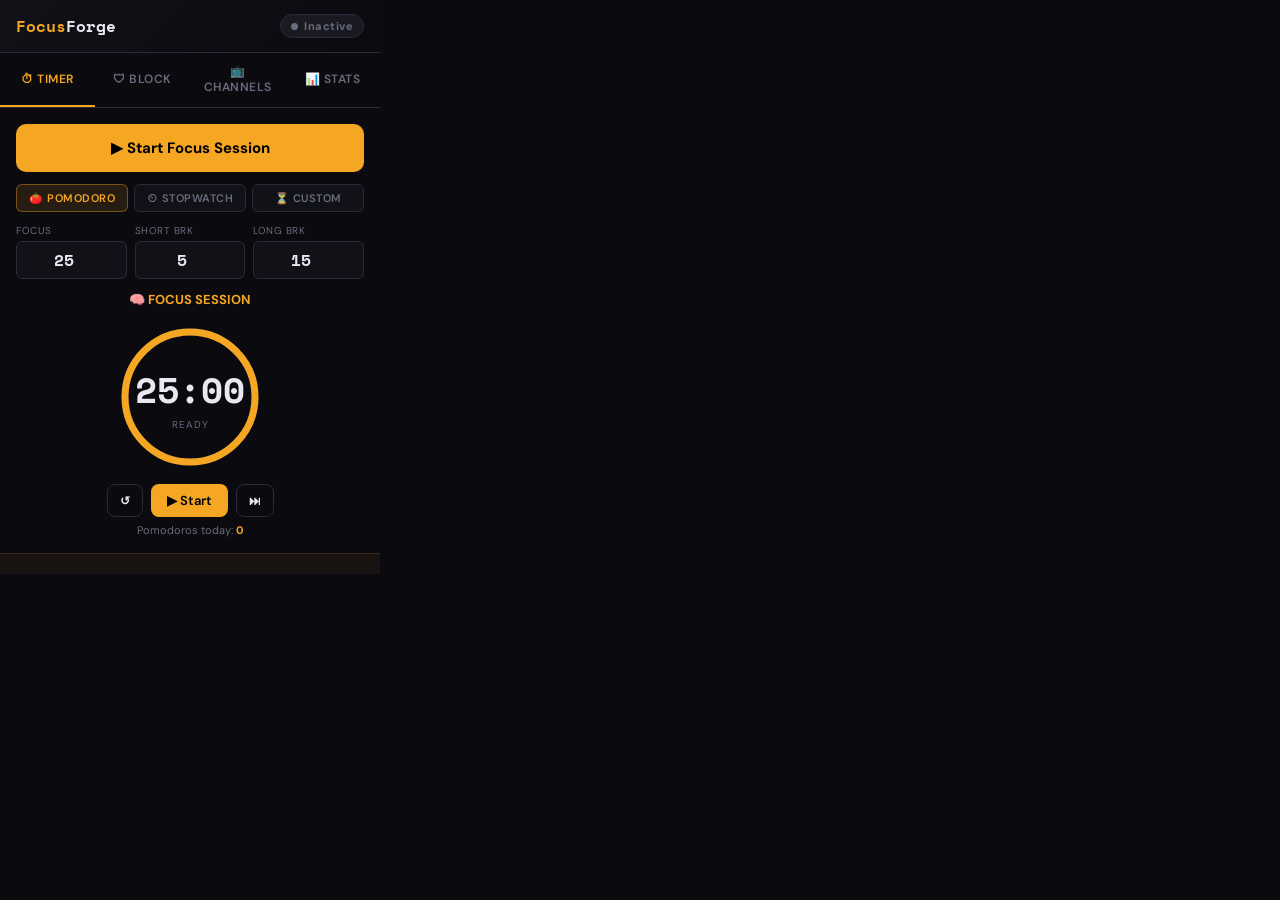
<file: popup.html>
<!DOCTYPE html>
<html lang="en">
<head>
<meta charset="UTF-8">
<title>FocusForge</title>
<style>
  @import url('https://fonts.googleapis.com/css2?family=Space+Mono:wght@400;700&family=DM+Sans:wght@400;500;600;700&display=swap');
  :root {
    --bg:#0a0a0f; --card:#16161f; --surface:#111118;
    --border:#2a2a3a; --accent:#f5a623; --red:#e8435a;
    --green:#22c55e; --text:#e8e8f0; --muted:#6b6b7e;
  }
  * { margin:0; padding:0; box-sizing:border-box; }
  body {
    width: 380px; min-height: 500px;
    background: var(--bg); color: var(--text);
    font-family: 'DM Sans', sans-serif; font-size: 14px;
    overflow-x: hidden;
  }
  /* Header */
  .header {
    display:flex; align-items:center; justify-content:space-between;
    padding: 14px 16px;
    background: linear-gradient(135deg, #111118, #0a0a0f);
    border-bottom: 1px solid var(--border);
  }
  .logo { font-family: 'Space Mono', monospace; font-size: 16px; font-weight:700; color: var(--accent); }
  .logo span { color: var(--text); }
  .session-badge {
    display: inline-flex; align-items:center; gap:6px;
    font-size: 11px; padding: 4px 10px; border-radius: 20px;
    font-weight: 700; letter-spacing: 0.5px;
  }
  .session-badge.off { background:rgba(107,107,126,.15); color:var(--muted); border:1px solid var(--border); }
  .session-badge.on  { background:rgba(245,166,35,.15); color:var(--accent); border:1px solid rgba(245,166,35,.3); }
  .dot { width:7px; height:7px; border-radius:50%; }
  .dot-off { background:var(--muted); }
  .dot-on  { background:var(--accent); box-shadow:0 0 6px var(--accent); animation:pulse 1.5s infinite; }
  @keyframes pulse{0%,100%{opacity:1}50%{opacity:.4}}

  /* Tabs */
  .tabs { display:flex; border-bottom:1px solid var(--border); }
  .tab {
    flex:1; background:none; border:none; color:var(--muted);
    padding:10px 6px; font-family:'DM Sans',sans-serif; font-size:12px;
    font-weight:600; cursor:pointer; border-bottom:2px solid transparent;
    transition:all .2s; text-transform:uppercase; letter-spacing:.5px;
  }
  .tab.active { color:var(--accent); border-bottom-color:var(--accent); }
  .tab:hover { color:var(--text); }

  /* Tab panes */
  .pane { display:none; padding:16px; }
  .pane.active { display:block; }

  /* Timer ring */
  .ring-wrap { position:relative; display:flex; justify-content:center; margin:8px 0 12px; }
  .ring-wrap svg { transform:rotate(-90deg); }
  .ring-center {
    position:absolute; top:50%; left:50%;
    transform:translate(-50%,-50%); text-align:center;
  }
  .timer-digits { font-family:'Space Mono',monospace; font-size:36px; font-weight:700; color:var(--text); }
  .timer-phase-lbl { font-size:10px; color:var(--muted); text-transform:uppercase; letter-spacing:1px; margin-top:2px; }
  .pomo-phase { font-size:13px; font-weight:700; color:var(--accent); text-align:center; margin-bottom:4px; }
  .pomo-dots { display:flex; justify-content:center; gap:6px; margin-bottom:10px; }
  .pdot { width:10px; height:10px; border-radius:50%; background:var(--border); }
  .pdot.done { background:var(--accent); }
  .pdot.active { background:var(--green); box-shadow:0 0 6px var(--green); animation:pulse 1s infinite; }

  .ctrl-row { display:flex; gap:8px; justify-content:center; margin-top:4px; }
  .btn {
    border:none; border-radius:8px; padding:8px 16px;
    font-family:'DM Sans',sans-serif; font-size:13px; font-weight:600;
    cursor:pointer; transition:all .15s; display:inline-flex; align-items:center; gap:5px;
  }
  .btn-primary { background:var(--accent); color:#000; }
  .btn-primary:hover { background:#ffc145; }
  .btn-ghost { background:transparent; border:1px solid var(--border); color:var(--text); }
  .btn-ghost:hover { border-color:var(--accent); color:var(--accent); }
  .btn-red { background:var(--red); color:#fff; }
  .btn-green { background:var(--green); color:#000; }
  .btn-sm { padding:5px 12px; font-size:12px; }
  .btn-full { width:100%; justify-content:center; }

  /* Session toggle big */
  .session-toggle {
    width:100%; padding:14px; border-radius:10px; border:none;
    font-family:'DM Sans',sans-serif; font-size:15px; font-weight:700;
    cursor:pointer; transition:all .2s; margin-bottom:12px;
    display:flex; align-items:center; justify-content:center; gap:8px;
  }
  .session-toggle.start { background:var(--accent); color:#000; }
  .session-toggle.start:hover { background:#ffc145; }
  .session-toggle.stop  { background:rgba(232,67,90,.15); color:var(--red); border:1px solid rgba(232,67,90,.3); }
  .session-toggle.stop:hover  { background:rgba(232,67,90,.25); }

  /* Settings row */
  .setting-row {
    display:flex; align-items:center; justify-content:space-between;
    padding:10px 12px; background:var(--surface);
    border:1px solid var(--border); border-radius:8px; margin-bottom:6px;
  }
  .setting-left { display:flex; align-items:center; gap:10px; }
  .setting-icon { font-size:18px; }
  .setting-name { font-size:13px; font-weight:600; }
  .setting-desc { font-size:11px; color:var(--muted); }
  .toggle {
    width:40px; height:22px; background:var(--border);
    border-radius:11px; cursor:pointer; position:relative; transition:.3s; flex-shrink:0;
  }
  .toggle::after {
    content:''; position:absolute; top:2px; left:2px;
    width:18px; height:18px; background:#fff; border-radius:50%; transition:.3s;
    box-shadow:0 1px 3px rgba(0,0,0,.4);
  }
  .toggle.on { background:var(--accent); }
  .toggle.on::after { transform:translateX(18px); }
  .toggle.on-red { background:var(--red); }

  /* Pomo settings */
  .pomo-cfg { display:grid; grid-template-columns:1fr 1fr 1fr; gap:8px; margin-bottom:12px; }
  .cfg-item label { font-size:10px; color:var(--muted); text-transform:uppercase; letter-spacing:.5px; display:block; margin-bottom:4px; }
  .cfg-item input {
    width:100%; text-align:center; background:var(--surface); border:1px solid var(--border);
    color:var(--text); border-radius:6px; padding:6px 4px; font-family:'Space Mono',monospace;
    font-size:16px; font-weight:700;
  }
  .cfg-item input:focus { outline:none; border-color:var(--accent); }

  /* Channels */
  .ch-list { max-height:160px; overflow-y:auto; margin-bottom:10px; }
  .ch-item {
    display:flex; align-items:center; justify-content:space-between;
    padding:7px 10px; background:var(--surface); border:1px solid rgba(34,197,94,.2);
    border-radius:6px; margin-bottom:5px; font-size:13px;
  }
  .ch-item-left { display:flex; align-items:center; gap:7px; }
  .add-row { display:flex; gap:6px; }
  .input { flex:1; background:var(--surface); border:1px solid var(--border); color:var(--text); border-radius:6px; padding:7px 10px; font-size:13px; }
  .input:focus { outline:none; border-color:var(--accent); }
  .input::placeholder { color:var(--muted); }

  /* Blocked list */
  .block-list { max-height:140px; overflow-y:auto; margin-bottom:10px; }
  .bl-item {
    display:flex; align-items:center; justify-content:space-between;
    padding:7px 10px; background:var(--surface); border:1px solid rgba(232,67,90,.2);
    border-radius:6px; margin-bottom:5px; font-size:13px; color:var(--muted);
  }

  /* Stopwatch */
  .sw-display {
    font-family:'Space Mono',monospace; font-size:42px; font-weight:700;
    text-align:center; letter-spacing:-2px; padding:12px 0;
    color:var(--text);
  }
  .sw-ms { font-size:22px; color:var(--muted); }

  /* Quote strip */
  .quote-strip {
    background:rgba(245,166,35,.06);
    border-top:1px solid rgba(245,166,35,.15);
    padding:10px 14px; font-size:11px; color:var(--muted);
    font-style:italic; line-height:1.5;
  }

  /* Scrollbar */
  ::-webkit-scrollbar { width:4px; }
  ::-webkit-scrollbar-thumb { background:var(--border); border-radius:2px; }

  /* Pomodoro count badge */
  .pomo-count { font-size:11px; color:var(--muted); text-align:center; margin-top:6px; }
  .pomo-count span { color:var(--accent); font-weight:700; }

  /* Timer type selector */
  .type-pills { display:flex; gap:6px; margin-bottom:12px; }
  .type-pill {
    flex:1; background:var(--surface); border:1px solid var(--border); color:var(--muted);
    border-radius:6px; padding:6px; font-size:11px; font-weight:600; cursor:pointer;
    text-align:center; transition:all .2s; text-transform:uppercase; letter-spacing:.5px;
  }
  .type-pill.active { background:rgba(245,166,35,.12); border-color:rgba(245,166,35,.4); color:var(--accent); }
</style>
</head>
<body>
<div class="header">
  <div class="logo">Focus<span>Forge</span></div>
  <div class="session-badge off" id="sessionBadge">
    <div class="dot dot-off" id="sessionDot"></div>
    <span id="sessionBadgeText">Inactive</span>
  </div>
</div>

<div class="tabs">
  <button class="tab active" onclick="switchTab('timer',this)">⏱ Timer</button>
  <button class="tab" onclick="switchTab('blocker',this)">🛡 Block</button>
  <button class="tab" onclick="switchTab('channels',this)">📺 Channels</button>
  <button class="tab" onclick="switchTab('stats',this)">📊 Stats</button>
</div>

<!-- ── TIMER ── -->
<div class="pane active" id="pane-timer">
  <!-- Session Toggle -->
  <button class="session-toggle start" id="mainSessionBtn" onclick="toggleSession()">▶ Start Focus Session</button>

  <!-- Timer type -->
  <div class="type-pills">
    <div class="type-pill active" onclick="setTimerType('pomo',this)">🍅 Pomodoro</div>
    <div class="type-pill" onclick="setTimerType('sw',this)">⏲ Stopwatch</div>
    <div class="type-pill" onclick="setTimerType('custom',this)">⏳ Custom</div>
  </div>

  <!-- Pomodoro -->
  <div id="pomo-section">
    <div class="pomo-cfg">
      <div class="cfg-item"><label>Focus</label><input type="number" id="focusMins" value="25" min="1" max="90" onchange="resetTimer()"></div>
      <div class="cfg-item"><label>Short Brk</label><input type="number" id="shortMins" value="5" min="1" max="30" onchange="resetTimer()"></div>
      <div class="cfg-item"><label>Long Brk</label><input type="number" id="longMins" value="15" min="5" max="60" onchange="resetTimer()"></div>
    </div>
    <div class="pomo-phase" id="pomoPhase">🧠 FOCUS SESSION</div>
    <div class="pomo-dots" id="pomoDots"></div>

    <div class="ring-wrap">
      <svg width="150" height="150">
        <circle cx="75" cy="75" r="65" fill="none" stroke="#2a2a3a" stroke-width="7"/>
        <circle id="timerArc" cx="75" cy="75" r="65" fill="none" stroke="#f5a623" stroke-width="7"
          stroke-linecap="round" stroke-dasharray="408.4" stroke-dashoffset="0"/>
      </svg>
      <div class="ring-center">
        <div class="timer-digits" id="timerDisplay">25:00</div>
        <div class="timer-phase-lbl" id="timerSub">Ready</div>
      </div>
    </div>

    <div class="ctrl-row">
      <button class="btn btn-ghost btn-sm" onclick="resetTimer()">↺</button>
      <button class="btn btn-primary" id="timerBtn" onclick="toggleTimer()">▶ Start</button>
      <button class="btn btn-ghost btn-sm" onclick="skipPhase()">⏭</button>
    </div>
    <div class="pomo-count">Pomodoros today: <span id="pomoCountDisplay">0</span></div>
  </div>

  <!-- Stopwatch -->
  <div id="sw-section" style="display:none">
    <div class="sw-display">
      <span id="swH">00</span>:<span id="swM">00</span>:<span id="swS">00</span><span class="sw-ms">.<span id="swMs">00</span></span>
    </div>
    <div class="ctrl-row">
      <button class="btn btn-ghost btn-sm" onclick="swReset()">↺ Reset</button>
      <button class="btn btn-primary" id="swBtn" onclick="swToggle()">▶ Start</button>
      <button class="btn btn-ghost btn-sm" onclick="swLap()">🏁 Lap</button>
    </div>
  </div>

  <!-- Custom Timer -->
  <div id="custom-section" style="display:none">
    <div style="margin-bottom:10px;">
      <label style="font-size:11px;color:var(--muted);text-transform:uppercase;letter-spacing:.5px;display:block;margin-bottom:6px;">Set Duration</label>
      <div style="display:flex;gap:8px;">
        <input class="input" type="number" id="customH" placeholder="HH" min="0" max="12" style="text-align:center;font-family:'Space Mono',monospace;font-size:18px;">
        <input class="input" type="number" id="customM" placeholder="MM" min="0" max="59" style="text-align:center;font-family:'Space Mono',monospace;font-size:18px;">
      </div>
    </div>
    <div class="ring-wrap">
      <svg width="150" height="150">
        <circle cx="75" cy="75" r="65" fill="none" stroke="#2a2a3a" stroke-width="7"/>
        <circle id="customArc" cx="75" cy="75" r="65" fill="none" stroke="#3b82f6" stroke-width="7"
          stroke-linecap="round" stroke-dasharray="408.4" stroke-dashoffset="0"/>
      </svg>
      <div class="ring-center">
        <div class="timer-digits" id="customDisplay">00:00</div>
        <div class="timer-phase-lbl">Custom Timer</div>
      </div>
    </div>
    <div class="ctrl-row">
      <button class="btn btn-ghost btn-sm" onclick="customReset()">↺</button>
      <button class="btn btn-primary" id="customBtn" onclick="customToggle()">▶ Start</button>
    </div>
  </div>
</div>

<!-- ── BLOCKER ── -->
<div class="pane" id="pane-blocker">
  <div style="margin-bottom:12px;">
    <div class="setting-row">
      <div class="setting-left">
        <div class="setting-icon">📱</div>
        <div><div class="setting-name">YouTube Shorts</div><div class="setting-desc">Block /shorts URLs and feed</div></div>
      </div>
      <div class="toggle on" id="tog-shorts" onclick="toggleSetting('shorts',this)"></div>
    </div>
    <div class="setting-row">
      <div class="setting-left">
        <div class="setting-icon">📸</div>
        <div><div class="setting-name">Instagram Reels</div><div class="setting-desc">Block Reels feed & tab</div></div>
      </div>
      <div class="toggle on" id="tog-reels" onclick="toggleSetting('reels',this)"></div>
    </div>
    <div class="setting-row">
      <div class="setting-left">
        <div class="setting-icon">🎵</div>
        <div><div class="setting-name">TikTok</div><div class="setting-desc">Full site block</div></div>
      </div>
      <div class="toggle on" id="tog-tiktok" onclick="toggleSetting('tiktok',this)"></div>
    </div>
    <div class="setting-row">
      <div class="setting-left">
        <div class="setting-icon">🐦</div>
        <div><div class="setting-name">Twitter / X</div><div class="setting-desc">Full site block</div></div>
      </div>
      <div class="toggle on" id="tog-twitter" onclick="toggleSetting('twitter',this)"></div>
    </div>
    <div class="setting-row" style="border:1px solid rgba(232,67,90,.25)">
      <div class="setting-left">
        <div class="setting-icon">🔒</div>
        <div><div class="setting-name">Strict Mode</div><div class="setting-desc">Block all non-study sites + filter channels</div></div>
      </div>
      <div class="toggle on-red" id="tog-strict" onclick="toggleSetting('strict',this)" style="background:var(--red)"></div>
    </div>
    <div class="setting-row">
      <div class="setting-left">
        <div class="setting-icon">🔞</div>
        <div><div class="setting-name">18+ Content</div><div class="setting-desc">Block adult & restricted content</div></div>
      </div>
      <div class="toggle on" id="tog-adult" onclick="toggleSetting('adult',this)"></div>
    </div>
  </div>

  <div style="font-size:12px;color:var(--muted);margin-bottom:8px;font-weight:600;text-transform:uppercase;letter-spacing:.5px">Custom Block</div>
  <div class="block-list" id="customBlockList"></div>
  <div class="add-row">
    <input class="input" id="customBlockInput" placeholder="e.g. reddit.com">
    <button class="btn btn-red btn-sm" onclick="addCustomBlock()">+ Block</button>
  </div>
</div>

<!-- ── CHANNELS ── -->
<div class="pane" id="pane-channels">
  <div style="font-size:12px;color:var(--muted);margin-bottom:8px;font-weight:600;text-transform:uppercase;letter-spacing:.5px">Allowed YouTube Channels</div>
  <div style="font-size:11px;color:var(--muted);margin-bottom:10px;">Only these channels are watchable during Strict Mode sessions.</div>
  <div class="ch-list" id="channelList"></div>
  <div class="add-row">
    <input class="input" id="channelInput" placeholder="e.g. 3Blue1Brown">
    <button class="btn btn-green btn-sm" onclick="addChannel()">+ Allow</button>
  </div>
</div>

<!-- ── STATS ── -->
<div class="pane" id="pane-stats">
  <div style="display:grid;grid-template-columns:1fr 1fr;gap:8px;margin-bottom:14px;">
    <div style="background:var(--surface);border:1px solid var(--border);border-radius:8px;padding:14px;text-align:center;">
      <div style="font-family:'Space Mono',monospace;font-size:28px;font-weight:700;color:var(--accent)" id="statPomos">0</div>
      <div style="font-size:10px;color:var(--muted);text-transform:uppercase;letter-spacing:.5px;margin-top:3px">Pomodoros</div>
    </div>
    <div style="background:var(--surface);border:1px solid var(--border);border-radius:8px;padding:14px;text-align:center;">
      <div style="font-family:'Space Mono',monospace;font-size:28px;font-weight:700;color:var(--accent)" id="statFocus">0h</div>
      <div style="font-size:10px;color:var(--muted);text-transform:uppercase;letter-spacing:.5px;margin-top:3px">Focus Time</div>
    </div>
    <div style="background:var(--surface);border:1px solid var(--border);border-radius:8px;padding:14px;text-align:center;">
      <div style="font-family:'Space Mono',monospace;font-size:28px;font-weight:700;color:var(--green)" id="statStreak">0</div>
      <div style="font-size:10px;color:var(--muted);text-transform:uppercase;letter-spacing:.5px;margin-top:3px">Day Streak 🔥</div>
    </div>
    <div style="background:var(--surface);border:1px solid var(--border);border-radius:8px;padding:14px;text-align:center;">
      <div style="font-family:'Space Mono',monospace;font-size:28px;font-weight:700;color:var(--green)" id="statXP">0</div>
      <div style="font-size:10px;color:var(--muted);text-transform:uppercase;letter-spacing:.5px;margin-top:3px">XP Earned</div>
    </div>
  </div>
  <button class="btn btn-ghost btn-full" style="margin-bottom:10px;" onclick="claimStreak()">🔥 Mark Today Complete</button>
  <button class="btn btn-ghost btn-full" onclick="resetStats()">↺ Reset Stats</button>
</div>

<div class="quote-strip" id="quoteStrip"></div>

<script>
// ═══ STATE ════════════════════════════
let state = {
  sessionActive: false, strictMode: false,  // Bug 9 fix: default false, loaded from storage
  timerRunning: false, timerInterval: null,
  pomoPhase: 'focus', pomoSecsLeft: 0, pomoTotalSecs: 0,
  pomoCycle: 0, sessionCount: 1,
  swRunning: false, swInterval: null, swMs: 0, swLaps: [],
  customRunning: false, customInterval: null, customSecsLeft: 0, customTotalSecs: 0,
  totalPomos: 0, totalFocusSecs: 0, streak: 0, xp: 0,
  allowedChannels: [], customBlocks: [],
  settings: { shorts:true, reels:true, tiktok:true, twitter:true, strict:false, adult:true },
  timerType: 'pomo',
};
const CIRC = 408.4; // 2 * PI * 65

// ═══ INIT ═════════════════════════════
async function init() {
  const res = await chrome.storage.local.get(null);
  state.sessionActive = res.sessionActive || false;
  state.strictMode = res.strictMode !== undefined ? res.strictMode : true;
  state.allowedChannels = res.allowedChannels || [];
  state.customBlocks = res.customBlockedSites || [];  // Bug 4 fix: unified key name
  state.totalPomos = res.totalPomos || 0;
  state.totalFocusSecs = res.totalFocusSecs || 0;
  state.streak = res.streak || 0;
  state.xp = res.xp || 0;
  if (res.settings) state.settings = {...state.settings, ...res.settings};
  
  updateSessionUI();
  buildPomoDots();
  resetTimer();
  renderChannels();
  renderCustomBlocks();
  updateStats();
  loadSettingToggles();
  setDailyQuote();
}

// ═══ TABS ══════════════════════════════
function switchTab(name, btn) {
  document.querySelectorAll('.pane').forEach(p=>p.classList.remove('active'));
  document.querySelectorAll('.tab').forEach(t=>t.classList.remove('active'));
  document.getElementById('pane-'+name).classList.add('active');
  btn.classList.add('active');
}

// ═══ SESSION TOGGLE ════════════════════
function sendMsg(msg) {
  // Bug 6 fix: sendMessage is NOT Promise-based in MV3 — use callback form
  return new Promise(resolve => {
    try {
      chrome.runtime.sendMessage(msg, r => {
        if (chrome.runtime.lastError) {} // suppress "no receiver" error
        resolve(r || {});
      });
    } catch(e) { resolve({}); }
  });
}

async function toggleSession() {
  state.sessionActive = !state.sessionActive;
  updateSessionUI(); // update UI immediately, don't wait
  chrome.storage.local.set({ sessionActive: state.sessionActive, strictMode: state.strictMode });
  sendMsg({ type:'SET_SESSION', active:state.sessionActive, strict:state.strictMode });
}

function updateSessionUI() {
  const btn = document.getElementById('mainSessionBtn');
  const badge = document.getElementById('sessionBadge');
  const dot = document.getElementById('sessionDot');
  const txt = document.getElementById('sessionBadgeText');

  if (state.sessionActive) {
    btn.textContent = '⏹ End Session';
    btn.className = 'session-toggle stop';
    badge.className = 'session-badge on';
    dot.className = 'dot dot-on';
    txt.textContent = 'Active';
  } else {
    btn.textContent = '▶ Start Focus Session';
    btn.className = 'session-toggle start';
    badge.className = 'session-badge off';
    dot.className = 'dot dot-off';
    txt.textContent = 'Inactive';
  }
}

// ═══ TIMER TYPE ══════════════════════
function setTimerType(type, el) {
  state.timerType = type;
  document.querySelectorAll('.type-pill').forEach(p=>p.classList.remove('active'));
  el.classList.add('active');
  document.getElementById('pomo-section').style.display = type==='pomo'?'block':'none';
  document.getElementById('sw-section').style.display = type==='sw'?'block':'none';
  document.getElementById('custom-section').style.display = type==='custom'?'block':'none';
}

// ═══ POMODORO ════════════════════════
function resetTimer() {
  clearInterval(state.timerInterval);
  state.timerRunning = false;
  state.pomoPhase = 'focus';
  state.sessionCount = 1;
  state.pomoCycle = 0;
  document.getElementById('timerBtn').textContent = '▶ Start';
  setPomoSecs();
  buildPomoDots();
  updateTimerArc();
}

function setPomoSecs() {
  const focusM = parseInt(document.getElementById('focusMins').value)||25;
  const shortM = parseInt(document.getElementById('shortMins').value)||5;
  const longM  = parseInt(document.getElementById('longMins').value)||15;
  const map = {focus:focusM*60, short:shortM*60, long:longM*60};
  state.pomoSecsLeft = map[state.pomoPhase];
  state.pomoTotalSecs = map[state.pomoPhase];
  updateTimerDisplay();
}

function toggleTimer() {
  if (state.timerRunning) {
    clearInterval(state.timerInterval);
    state.timerRunning = false;
    document.getElementById('timerBtn').textContent = '▶ Resume';
  } else {
    state.timerRunning = true;
    document.getElementById('timerBtn').textContent = '⏸ Pause';
    state.timerInterval = setInterval(() => {
      if (state.pomoPhase === 'focus') state.totalFocusSecs++;
      state.pomoSecsLeft--;
      updateTimerDisplay();
      updateTimerArc();
      if (state.pomoSecsLeft <= 0) {
        clearInterval(state.timerInterval);
        state.timerRunning = false;
        phaseComplete();
      }
    }, 1000);
  }
}

function phaseComplete() {
  if (state.pomoPhase === 'focus') {
    state.totalPomos++;
    state.pomoCycle++;
    state.xp += 25;
    saveStats();
    showNotif();
    state.pomoPhase = state.pomoCycle % 4 === 0 ? 'long' : 'short';
    state.sessionCount = Math.min(state.sessionCount+1, 4);
  } else {
    state.pomoPhase = 'focus';
    if (state.sessionCount > 4) state.sessionCount = 1;
  }
  buildPomoDots();
  setPomoSecs();
  updateTimerArc();
  document.getElementById('timerBtn').textContent = '▶ Start';
  updateStats();
}

function skipPhase() {
  clearInterval(state.timerInterval);
  state.timerRunning = false;
  phaseComplete();
}

function updateTimerDisplay() {
  const m = Math.floor(state.pomoSecsLeft/60);
  const s = state.pomoSecsLeft%60;
  document.getElementById('timerDisplay').textContent = pad(m)+':'+pad(s);
  const labels = {focus:'🧠 FOCUS',short:'☕ SHORT BREAK',long:'🛌 LONG BREAK'};
  document.getElementById('pomoPhase').textContent = labels[state.pomoPhase];
  document.getElementById('timerSub').textContent = `Session ${state.sessionCount} of 4`;
}

function updateTimerArc() {
  const arc = document.getElementById('timerArc');
  const pct = 1 - (state.pomoSecsLeft / state.pomoTotalSecs);
  arc.style.strokeDashoffset = CIRC * (1-pct);
  const colors = {focus:'#f5a623',short:'#22c55e',long:'#3b82f6'};
  arc.style.stroke = colors[state.pomoPhase];
}

function buildPomoDots() {
  const el = document.getElementById('pomoDots');
  el.innerHTML = '';
  for (let i=1;i<=4;i++) {
    const d = document.createElement('div');
    d.className = 'pdot' + (i<state.sessionCount?' done':i===state.sessionCount?' active':'');
    el.appendChild(d);
  }
}

// ═══ STOPWATCH ═══════════════════════
function swToggle() {
  if (state.swRunning) {
    clearInterval(state.swInterval);
    state.swRunning = false;
    document.getElementById('swBtn').textContent = '▶ Resume';
  } else {
    state.swRunning = true;
    document.getElementById('swBtn').textContent = '⏸ Pause';
    state.swInterval = setInterval(()=>{
      state.swMs += 10;
      updateSwDisplay();
    }, 10);
  }
}

function swReset() {
  clearInterval(state.swInterval);
  state.swRunning = false; state.swMs = 0;
  document.getElementById('swBtn').textContent = '▶ Start';
  updateSwDisplay();
}

function swLap() {
  if (!state.swRunning) return;
  state.swLaps = state.swLaps || [];
  state.swLaps.push(state.swMs);
  // Show lap in a small list below stopwatch if element exists
  const lapEl = document.getElementById('swLapList');
  if (lapEl) {
    const item = document.createElement('div');
    item.style.cssText = 'display:flex;justify-content:space-between;padding:4px 8px;font-family:"Space Mono",monospace;font-size:11px;color:var(--muted);border-bottom:1px solid var(--border)';
    const ms = state.swMs;
    const t = pad(Math.floor(ms/3600000))+':'+pad(Math.floor((ms%3600000)/60000))+':'+pad(Math.floor((ms%60000)/1000));
    item.innerHTML = `<span>Lap ${state.swLaps.length}</span><span style="color:var(--accent)">${t}</span>`;
    lapEl.insertBefore(item, lapEl.firstChild);
  }
}

function updateSwDisplay() {
  const ms = state.swMs;
  document.getElementById('swH').textContent = pad(Math.floor(ms/3600000));
  document.getElementById('swM').textContent = pad(Math.floor((ms%3600000)/60000));
  document.getElementById('swS').textContent = pad(Math.floor((ms%60000)/1000));
  document.getElementById('swMs').textContent = pad(Math.floor((ms%1000)/10));
}

// ═══ CUSTOM TIMER ════════════════════
function customToggle() {
  if (state.customRunning) {
    clearInterval(state.customInterval);
    state.customRunning = false;
    document.getElementById('customBtn').textContent = '▶ Resume';
  } else {
    if (!state.customSecsLeft) {
      const h = parseInt(document.getElementById('customH').value)||0;
      const m = parseInt(document.getElementById('customM').value)||25;
      state.customSecsLeft = h*3600 + m*60;
      state.customTotalSecs = state.customSecsLeft;
    }
    state.customRunning = true;
    document.getElementById('customBtn').textContent = '⏸ Pause';
    state.customInterval = setInterval(()=>{
      state.customSecsLeft--;
      const arc = document.getElementById('customArc');
      arc.style.strokeDashoffset = CIRC*(1-((state.customTotalSecs-state.customSecsLeft)/state.customTotalSecs));
      const m = Math.floor(state.customSecsLeft/60), s=state.customSecsLeft%60;
      document.getElementById('customDisplay').textContent = pad(m)+':'+pad(s);
      if (state.customSecsLeft<=0) {
        clearInterval(state.customInterval);
        state.customRunning = false;
        state.customSecsLeft = 0;
        document.getElementById('customBtn').textContent = '▶ Start';
        showNotif('⏰ Timer Done!');
      }
    },1000);
  }
}

function customReset() {
  clearInterval(state.customInterval);
  state.customRunning=false; state.customSecsLeft=0;
  document.getElementById('customDisplay').textContent='00:00';
  document.getElementById('customArc').style.strokeDashoffset=0;
  document.getElementById('customBtn').textContent='▶ Start';
}

// ═══ SETTINGS / TOGGLES ══════════════
function toggleSetting(key, el) {
  state.settings[key] = !state.settings[key];
  el.classList.toggle('on', state.settings[key]);
  if (key==='strict') {
    state.strictMode = state.settings.strict;
    chrome.storage.local.set({strictMode:state.strictMode});
    sendMsg({type:'SET_SESSION',active:state.sessionActive,strict:state.strictMode});
  }
  chrome.storage.local.set({settings:state.settings});
}

function loadSettingToggles() {
  Object.entries(state.settings).forEach(([k,v]) => {
    const el = document.getElementById('tog-'+k);
    if (el) el.classList.toggle('on', v);
  });
}

// ═══ CHANNELS ════════════════════════
function addChannel() {
  const val = document.getElementById('channelInput').value.trim();
  if (!val || state.allowedChannels.includes(val)) return;
  state.allowedChannels.push(val);
  document.getElementById('channelInput').value = '';
  chrome.storage.local.set({ allowedChannels: state.allowedChannels });
  sendMsg({ type:'ADD_CHANNEL', channel:val });
  renderChannels();
}

function removeChannel(name) {
  state.allowedChannels = state.allowedChannels.filter(c=>c!==name);
  chrome.storage.local.set({ allowedChannels: state.allowedChannels });
  sendMsg({ type:'REMOVE_CHANNEL', channel:name });
  renderChannels();
}

function renderChannels() {
  const el = document.getElementById('channelList');
  el.innerHTML = state.allowedChannels.map(c => `
    <div class="ch-item">
      <div class="ch-item-left"><span>📺</span><span>${c}</span></div>
      <button class="btn btn-ghost btn-sm" onclick="removeChannel('${c.replace(/'/g,"\\'")}')">✕</button>
    </div>
  `).join('') || '<div style="font-size:12px;color:var(--muted);padding:8px">No channels added. Add some above.</div>';
}

// ═══ CUSTOM BLOCKS ═══════════════════
function addCustomBlock() {
  const val = document.getElementById('customBlockInput').value.trim();
  if (!val) return;
  if (!state.customBlocks.includes(val)) {
    state.customBlocks.push(val);
    document.getElementById('customBlockInput').value = '';
    chrome.storage.local.set({ customBlockedSites: state.customBlocks }); // Bug 4 fix: unified key
    sendMsg({ type:'ADD_BLOCK', site:val });
    renderCustomBlocks();
  }
}

function removeCustomBlock(site) {
  state.customBlocks = state.customBlocks.filter(s=>s!==site);
  chrome.storage.local.set({ customBlockedSites: state.customBlocks }); // Bug 4 fix: unified key
  sendMsg({ type:'REMOVE_BLOCK', site });
  renderCustomBlocks();
}

function renderCustomBlocks() {
  const el = document.getElementById('customBlockList');
  el.innerHTML = state.customBlocks.map(s => `
    <div class="bl-item">
      <span>🌐 ${s}</span>
      <button class="btn btn-ghost btn-sm" onclick="removeCustomBlock('${s.replace(/'/g,"\\'")}')">✕</button>
    </div>
  `).join('') || '<div style="font-size:12px;color:var(--muted);padding:4px">No custom blocks yet.</div>';
}

// ═══ STATS ═══════════════════════════
function updateStats() {
  document.getElementById('statPomos').textContent = state.totalPomos;
  document.getElementById('statFocus').textContent = Math.floor(state.totalFocusSecs/3600)+'h '+ Math.floor((state.totalFocusSecs%3600)/60)+'m';
  document.getElementById('statStreak').textContent = state.streak;
  document.getElementById('statXP').textContent = state.xp;
  document.getElementById('pomoCountDisplay').textContent = state.totalPomos;
}

function saveStats() {
  chrome.storage.local.set({ totalPomos:state.totalPomos, totalFocusSecs:state.totalFocusSecs, xp:state.xp });
}

function claimStreak() {
  state.streak++;
  chrome.storage.local.set({ streak: state.streak });
  updateStats();
}

function resetStats() {
  if (!confirm('Reset all stats?')) return;
  state.totalPomos=0; state.totalFocusSecs=0; state.streak=0; state.xp=0;
  saveStats();
  chrome.storage.local.set({streak:0});
  updateStats();
}

// ═══ NOTIFICATION ════════════════════
function showNotif(title, body) {
  chrome.runtime.sendMessage({
    type:'NOTIFY',
    title: title||'🍅 Pomodoro Complete!',
    body: body||'Great work! Time for a break. You earned it.'
  });
}

// ═══ QUOTE ═══════════════════════════
const quotes=[
  {t:"The secret of getting ahead is getting started.",a:"Mark Twain"},
  {t:"Hard work beats talent when talent doesn't work hard.",a:"Tim Notke"},
  {t:"Push yourself, because no one else is going to do it for you.",a:"Unknown"},
  {t:"An investment in knowledge pays the best interest.",a:"Benjamin Franklin"},
  {t:"Study while others are sleeping; work while others are loafing.",a:"W.A. Ward"},
  {t:"Dreams don't work unless you do.",a:"John C. Maxwell"},
  {t:"The expert in anything was once a beginner.",a:"Helen Hayes"},
];
function setDailyQuote() {
  const q = quotes[new Date().getDate()%quotes.length];
  document.getElementById('quoteStrip').innerHTML = `"${q.t}" <strong>— ${q.a}</strong>`;
}

// ═══ UTILS ═══════════════════════════
function pad(n){ return String(n).padStart(2,'0'); }

init();
</script>
</body>
</html>
</file>
